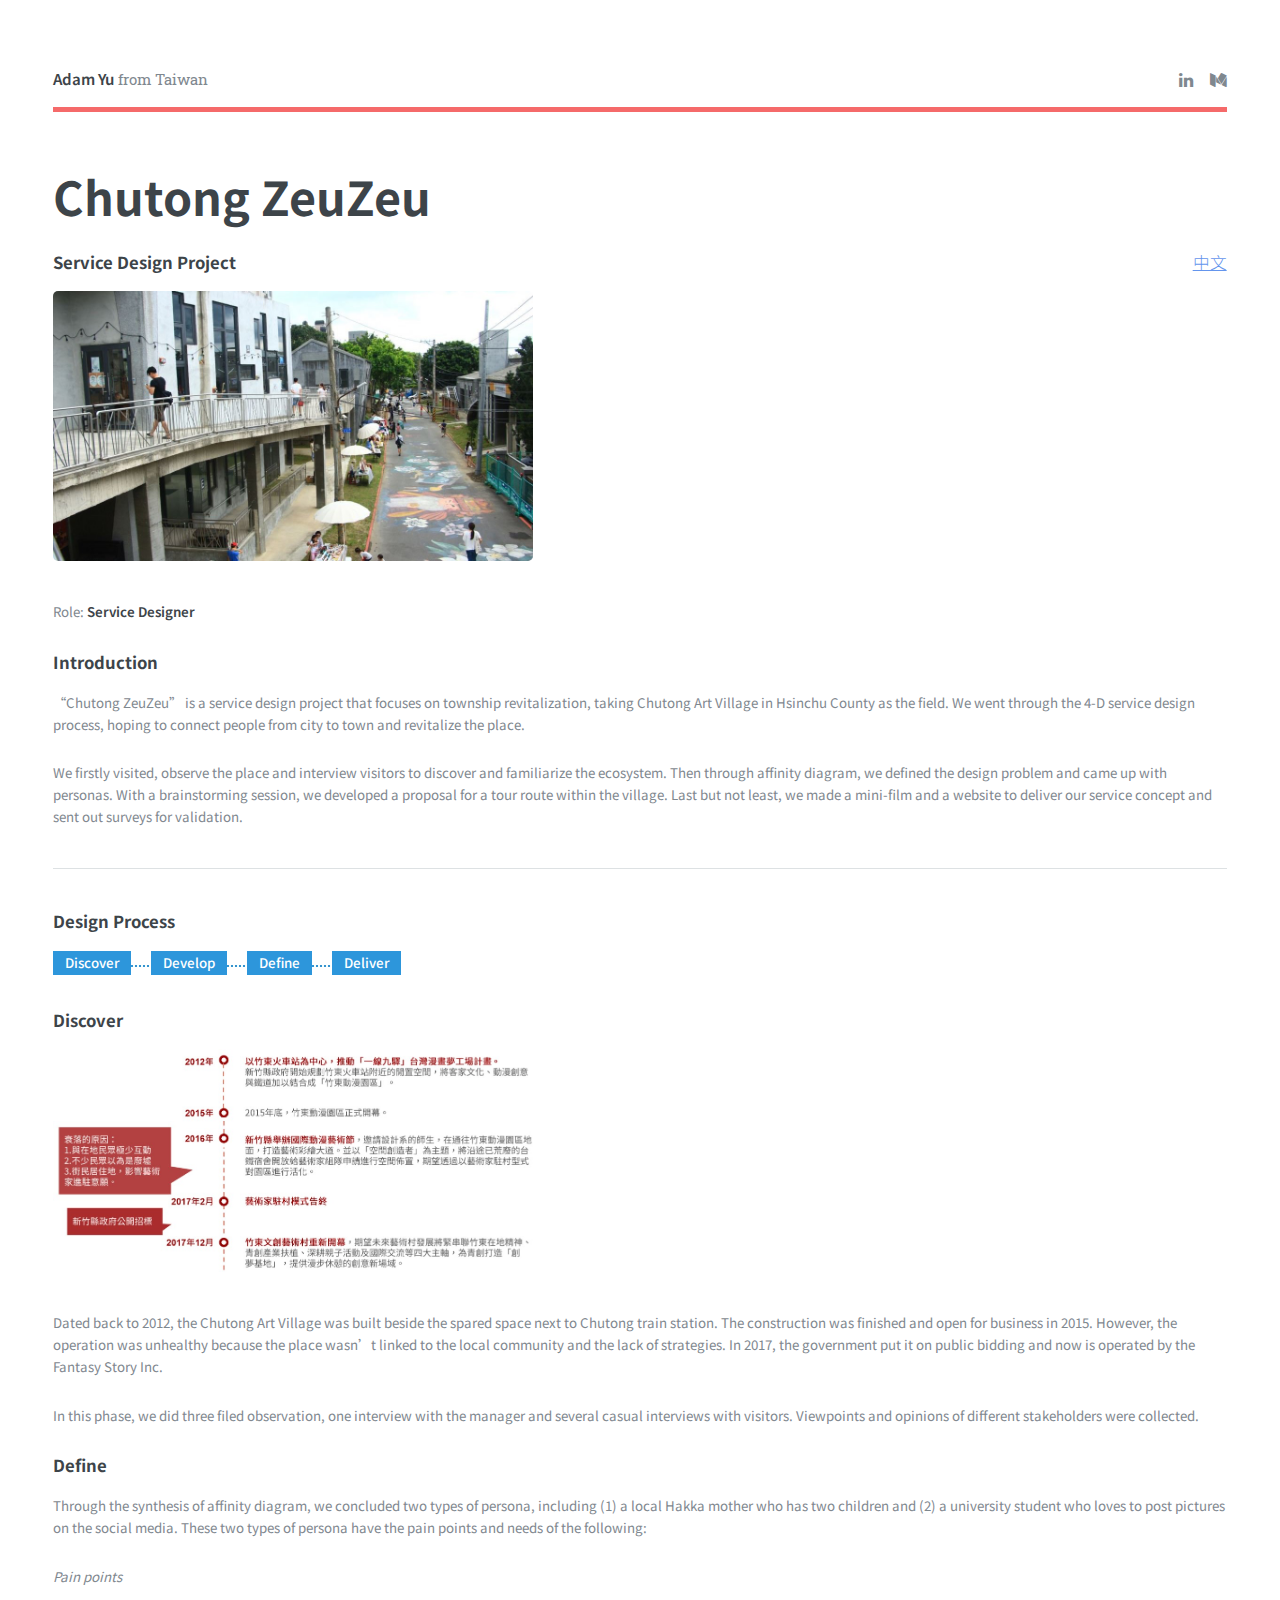
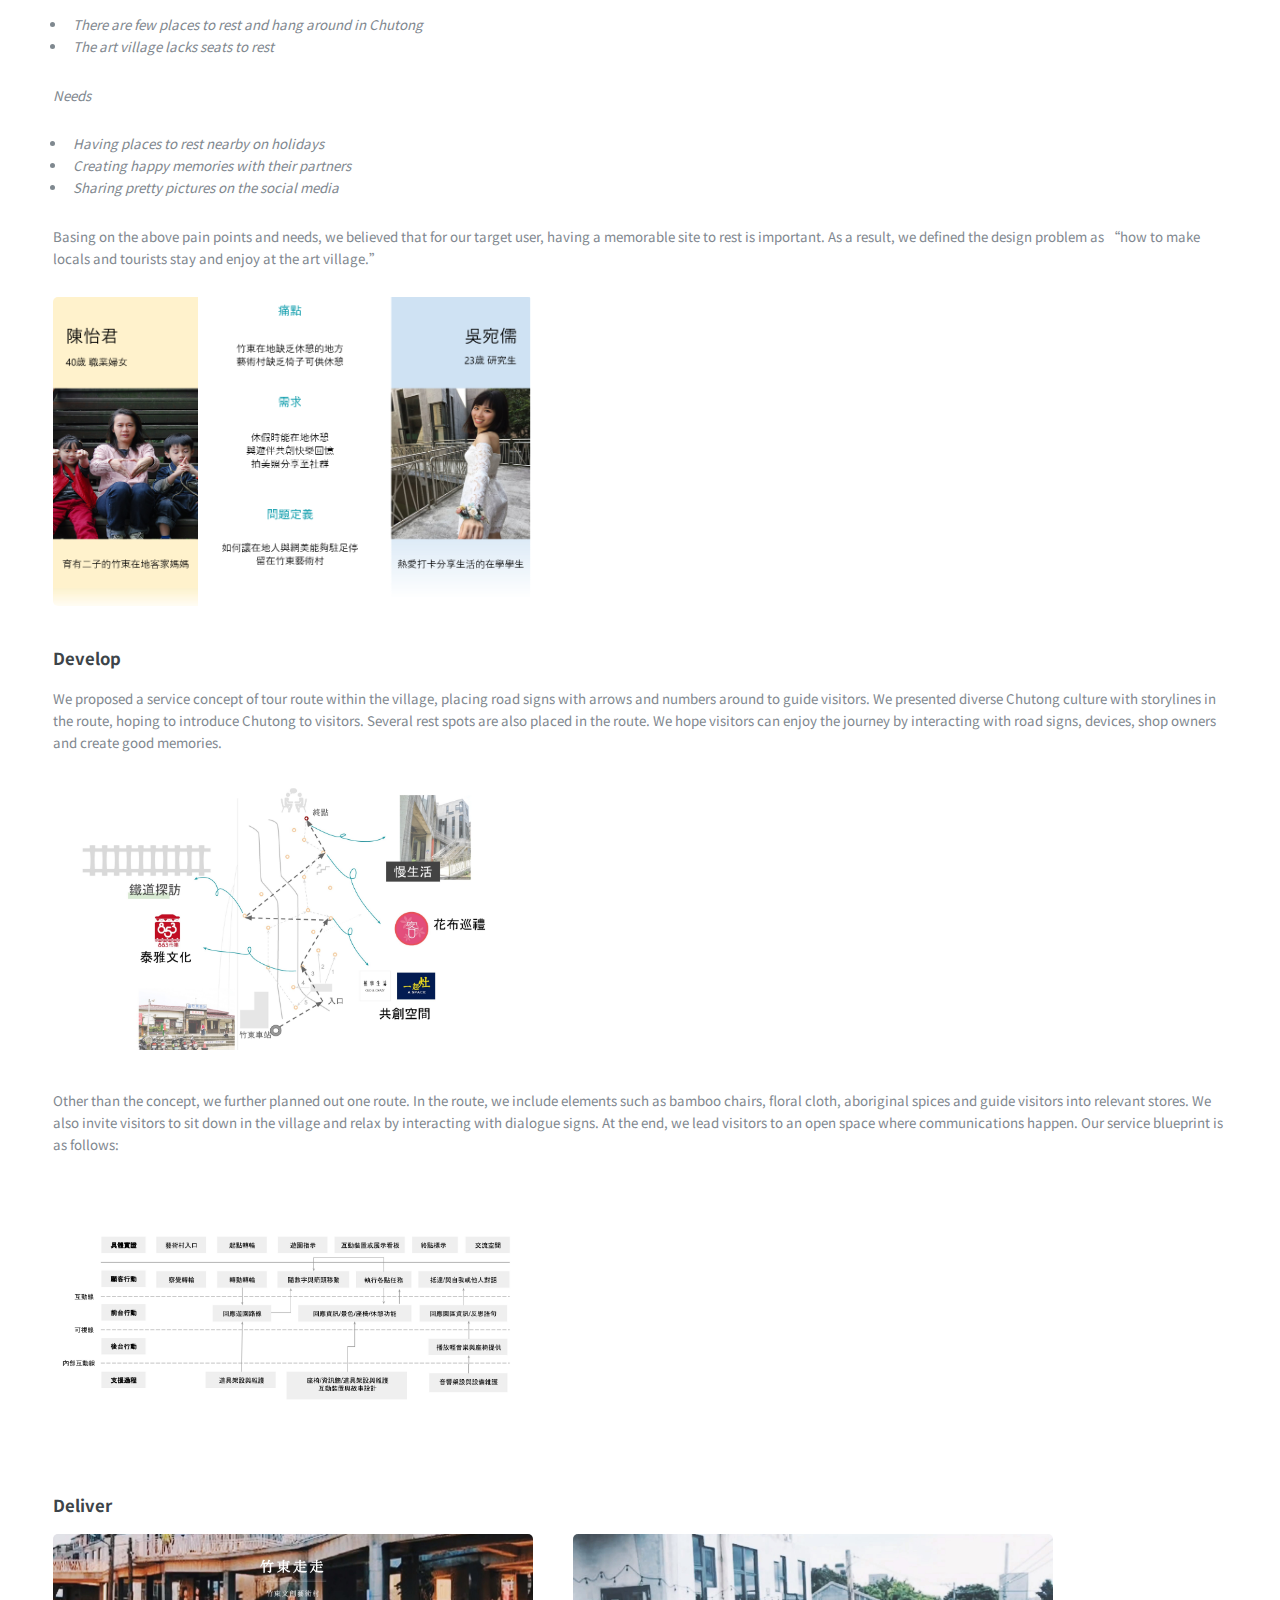
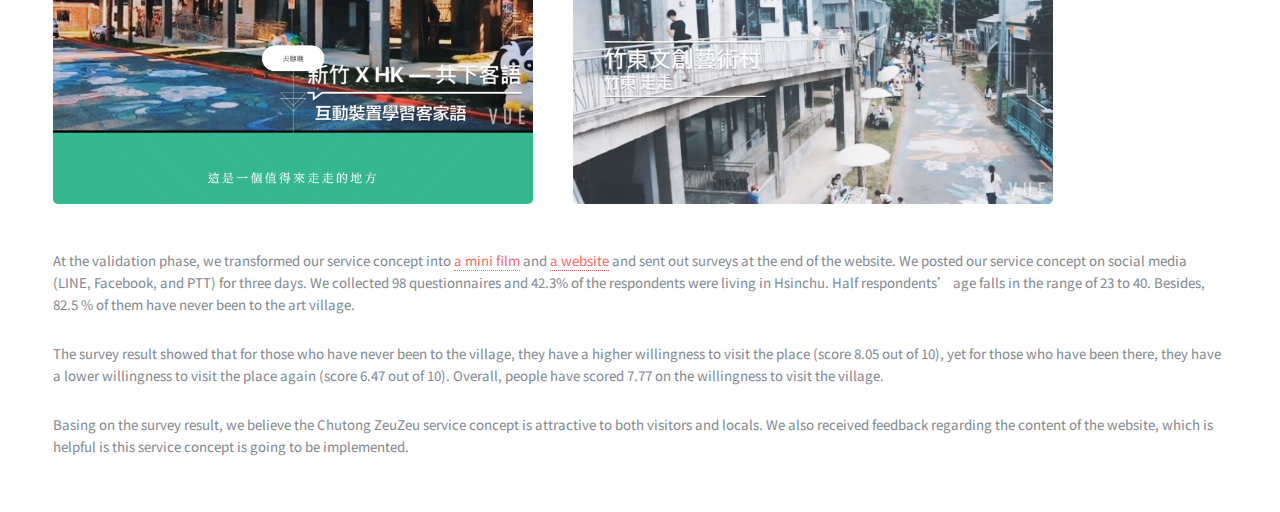
<file: cz.html>
<!DOCTYPE HTML>
<!--
	Editorial by HTML5 UP
	html5up.net | @ajlkn
	Free for personal and commercial use under the CCA 3.0 license (html5up.net/license)
-->
<html>
	<head>
		<title>Generic - Editorial by HTML5 UP</title>
		<meta charset="utf-8" />
		<meta name="viewport" content="width=device-width, initial-scale=1, user-scalable=no" />
		<link rel="stylesheet" href="assets/css/main.css" />
	</head>
	<body class="is-preload">

		<!-- Wrapper -->
			<div id="wrapper">

				<!-- Main -->
					<div id="main">
						<div class="inner">

							<!-- Header -->
								<header id="header">
									<a href="index.html" class="logo"><strong>Adam Yu</strong> from Taiwan</a>
									<ul class="icons">
										<li><a href="https://www.linkedin.com/in/yutzuhsien/" class="icon fa-linkedin"><span class="label">Linkedin</span></a></li>
										<li><a href="https://medium.com/@y3vu060312" class="icon fa-medium"><span class="label">Medium</span></a></li>
									</ul>
								</header>

							<!-- Content -->
								<section>
									<header class="main">
										<h1>Chutong ZeuZeu</h1>
										<h3>Service Design Project
                                            <a class="lng-tag float-right" href="cz_zh.html">中文</a>
										</h3>
									</header>

									<span class="image main"><img class="img480" src="images/p_cz.jpg" alt="" /></span>
									
									<p>Role: <b>Service Designer</b></p>
									
									<h3>Introduction</h3>

									<p>“Chutong ZeuZeu” is a service design project that focuses on township revitalization, taking Chutong Art Village in Hsinchu County as the field. We went through the 4-D service design process, hoping to connect people from city to town and revitalize the place.</p>
									
									<p>We firstly visited, observe the place and interview visitors to discover and familiarize the ecosystem. Then through affinity diagram, we defined the design problem and came up with personas. With a brainstorming session, we developed a proposal for a tour route within the village. Last but not least, we made a mini-film and a website to deliver our service concept and sent out surveys for validation.</p>

									<hr class="major" />
									
                                    <h3>Design Process </h3>
                                   
                                    <!-- design process -->
        
                                    <div class="process">
                                        <p class="bblock">Discover</p>
                                        <div class="dotline"><img src="images/dotline@2x.jpg" alt=""></div>
                                        <p class="bblock">Develop</p>
                                        <div class="dotline"><img src="images/dotline@2x.jpg" alt=""></div>
                                        <p class="bblock">Define</p>
                                        <div class="dotline"><img src="images/dotline@2x.jpg" alt=""></div>
                                        <p class="bblock">Deliver</p>
                                    </div>

                                    <!-- end of design process -->
                                    
                                    <h3>Discover</h3>
                                    
                                    <span class="image main"><img class="img480" src="images/cz/cz_1.jpg" alt="" /></span>
                                    
                                    <p>Dated back to 2012, the Chutong Art Village was built beside the spared space next to Chutong train station. The construction was finished and open for business in 2015. However, the operation was unhealthy because the place wasn’t linked to the local community and the lack of strategies. In 2017, the government put it on public bidding and now is operated by the Fantasy Story Inc.</p>
                                    
                                    <p>In this phase, we did three filed observation, one interview with the manager and several casual interviews with visitors. Viewpoints and opinions of different stakeholders were collected.</p>
                                    
                                    <h3>Define</h3>
                                    
                                    <p>Through the synthesis of affinity diagram, we concluded two types of persona, including (1) a local Hakka mother who has two children and (2) a university student who loves to post pictures on the social media. These two types of persona have the pain points and needs of the following: </p>
                                    
                                    <p class="italic">Pain points</p>
                                    <ul class="italic">
                                        <li>There are few places to rest and hang around in Chutong </li>
                                        <li>The art village lacks seats to rest</li>
                                    </ul>
                                    
                                    <p class="italic">Needs</p>
                                    <ul class="italic">
                                        <li>Having places to rest nearby on holidays</li>
                                        <li>Creating happy memories with their partners</li>
                                        <li>Sharing pretty pictures on the social media</li>
                                    </ul>
                                    
                                    <p>Basing on the above pain points and needs, we believed that for our target user, having a memorable site to rest is important. As a result, we defined the design problem as “how to make locals and tourists stay and enjoy at the art village.” </p>
                                    
                                    <span class="image main"><img class="img480" src="images/cz/cz_2.png" alt="" /></span>
                                    
                                    <h3>Develop</h3>
                                    
                                    <p>We proposed a service concept of tour route within the village, placing road signs with arrows and numbers around to guide visitors. We presented diverse Chutong culture with storylines in the route, hoping to introduce Chutong to visitors. Several rest spots are also placed in the route. We hope visitors can enjoy the journey by interacting with road signs, devices, shop owners and create good memories.</p>
                                    
                                    <span class="image main"><img class="img480" src="images/cz/cz_3.jpg" alt="" /></span>
                                    
                                    <p>Other than the concept, we further planned out one route. In the route, we include elements such as bamboo chairs, floral cloth, aboriginal spices and guide visitors into relevant stores. We also invite visitors to sit down in the village and relax by interacting with dialogue signs. At the end, we lead visitors to an open space where communications happen. Our service blueprint is as follows:</p>
                                    
                                    <span class="image main"><img class="img480" src="images/cz/cz_4.jpg" alt="" /></span>
                                    
                                    <h3>Deliver</h3>
                                    
                                    <span class="image"><img class="img480 image-float" src="images/cz/cz_5.jpg" alt="" /><img class="img480 image-float" src="images/cz/cz_6.jpg" alt="" /></span>
                                    
                                    <p>At the validation phase, we transformed our service concept into <a target="_blank" href="https://youtu.be/iE7KNdD86mM">a mini film</a> and <a target="_blank" href="https://bit.ly/2EJpK0u">a website</a> and sent out surveys at the end of the website. We posted our service concept on social media (LINE, Facebook, and PTT) for three days. We collected 98 questionnaires and 42.3% of the respondents were living in Hsinchu. Half respondents’ age falls in the range of 23 to 40. Besides, 82.5 % of them have never been to the art village.</p>
                                    
                                    <p>The survey result showed that for those who have never been to the village, they have a higher willingness to visit the place (score 8.05 out of 10), yet for those who have been there, they have a lower willingness to visit the place again (score 6.47 out of 10). Overall, people have scored 7.77 on the willingness to visit the village.</p>
                                    
                                    <p>Basing on the survey result, we believe the Chutong ZeuZeu service concept is attractive to both visitors and locals. We also received feedback regarding the content of the website, which is helpful is this service concept is going to be implemented.</p>
                                    
                                    
								</section>

						</div>
					</div>

				<!-- Sidebar -->


			</div>

		<!-- Scripts -->
			<script src="assets/js/jquery.min.js"></script>
			<script src="assets/js/browser.min.js"></script>
			<script src="assets/js/breakpoints.min.js"></script>
			<script src="assets/js/util.js"></script>
			<script src="assets/js/main.js"></script>

	</body>
</html>
</file>
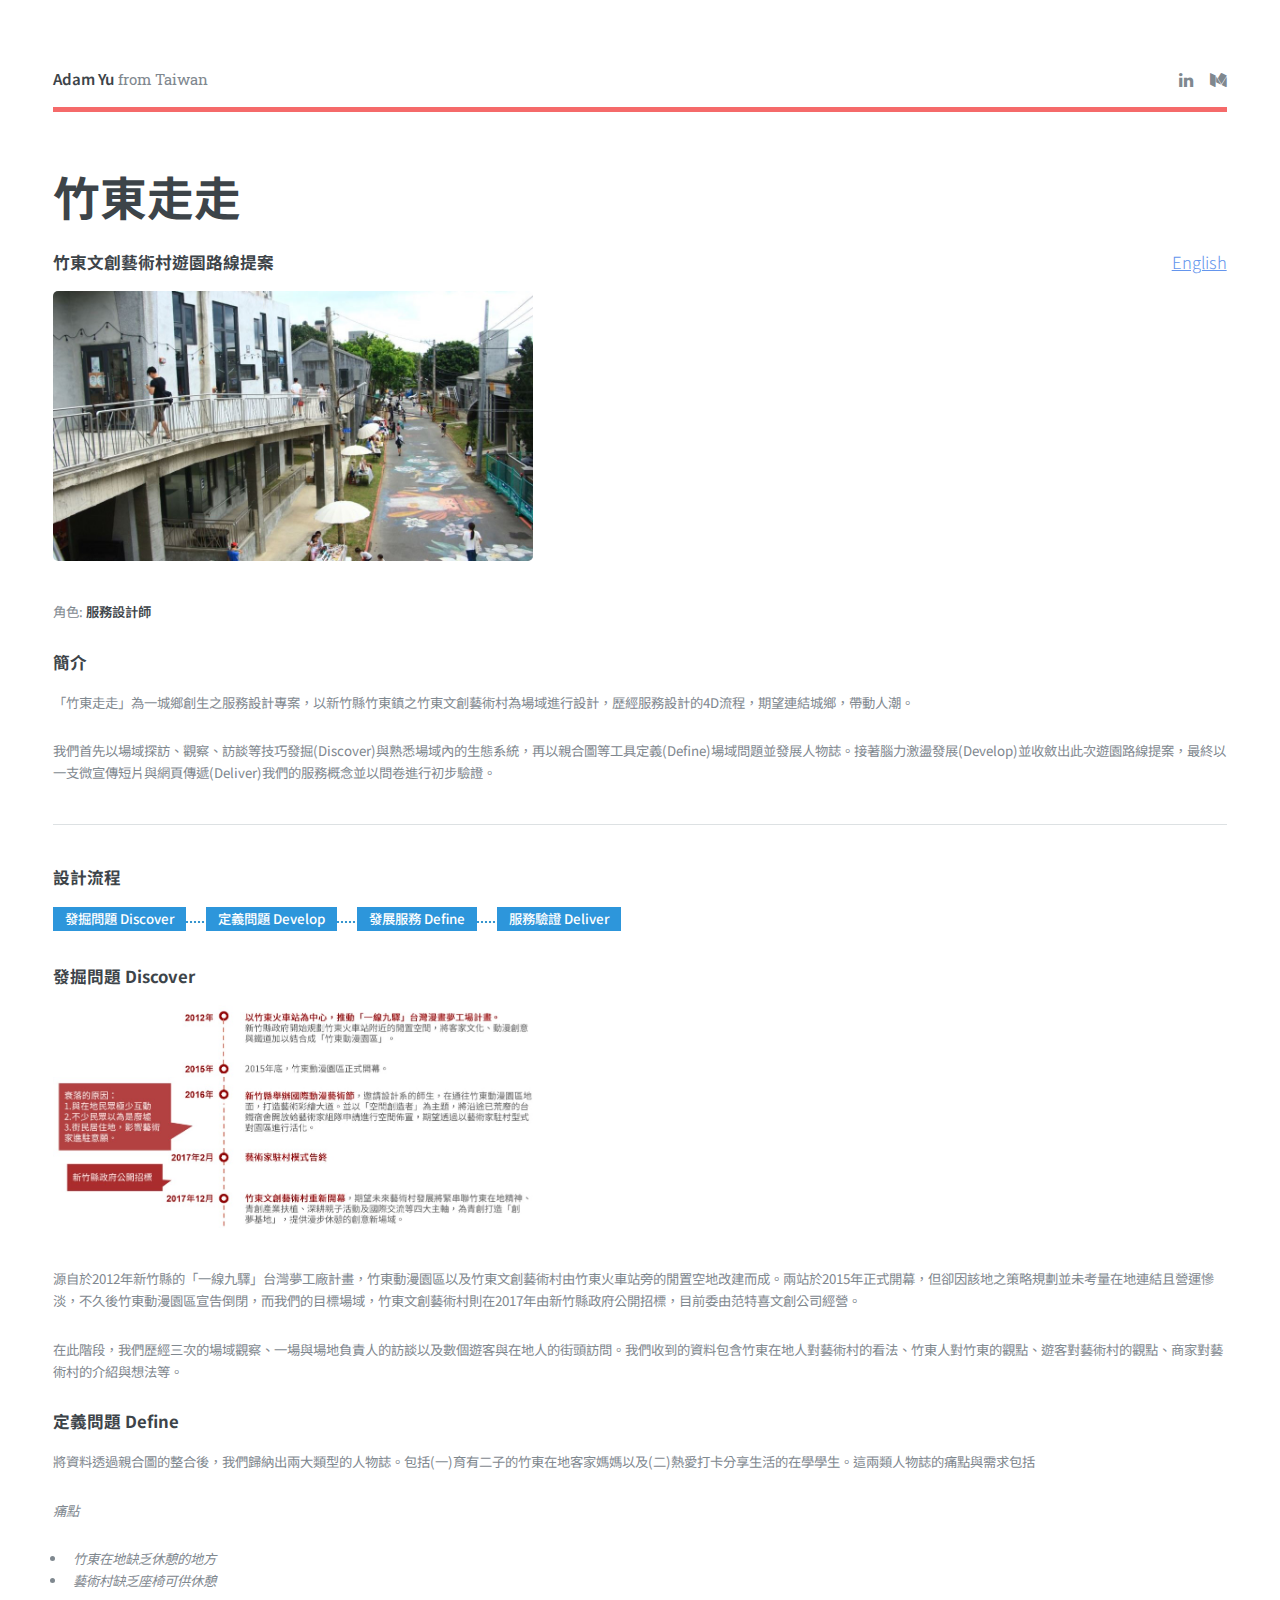
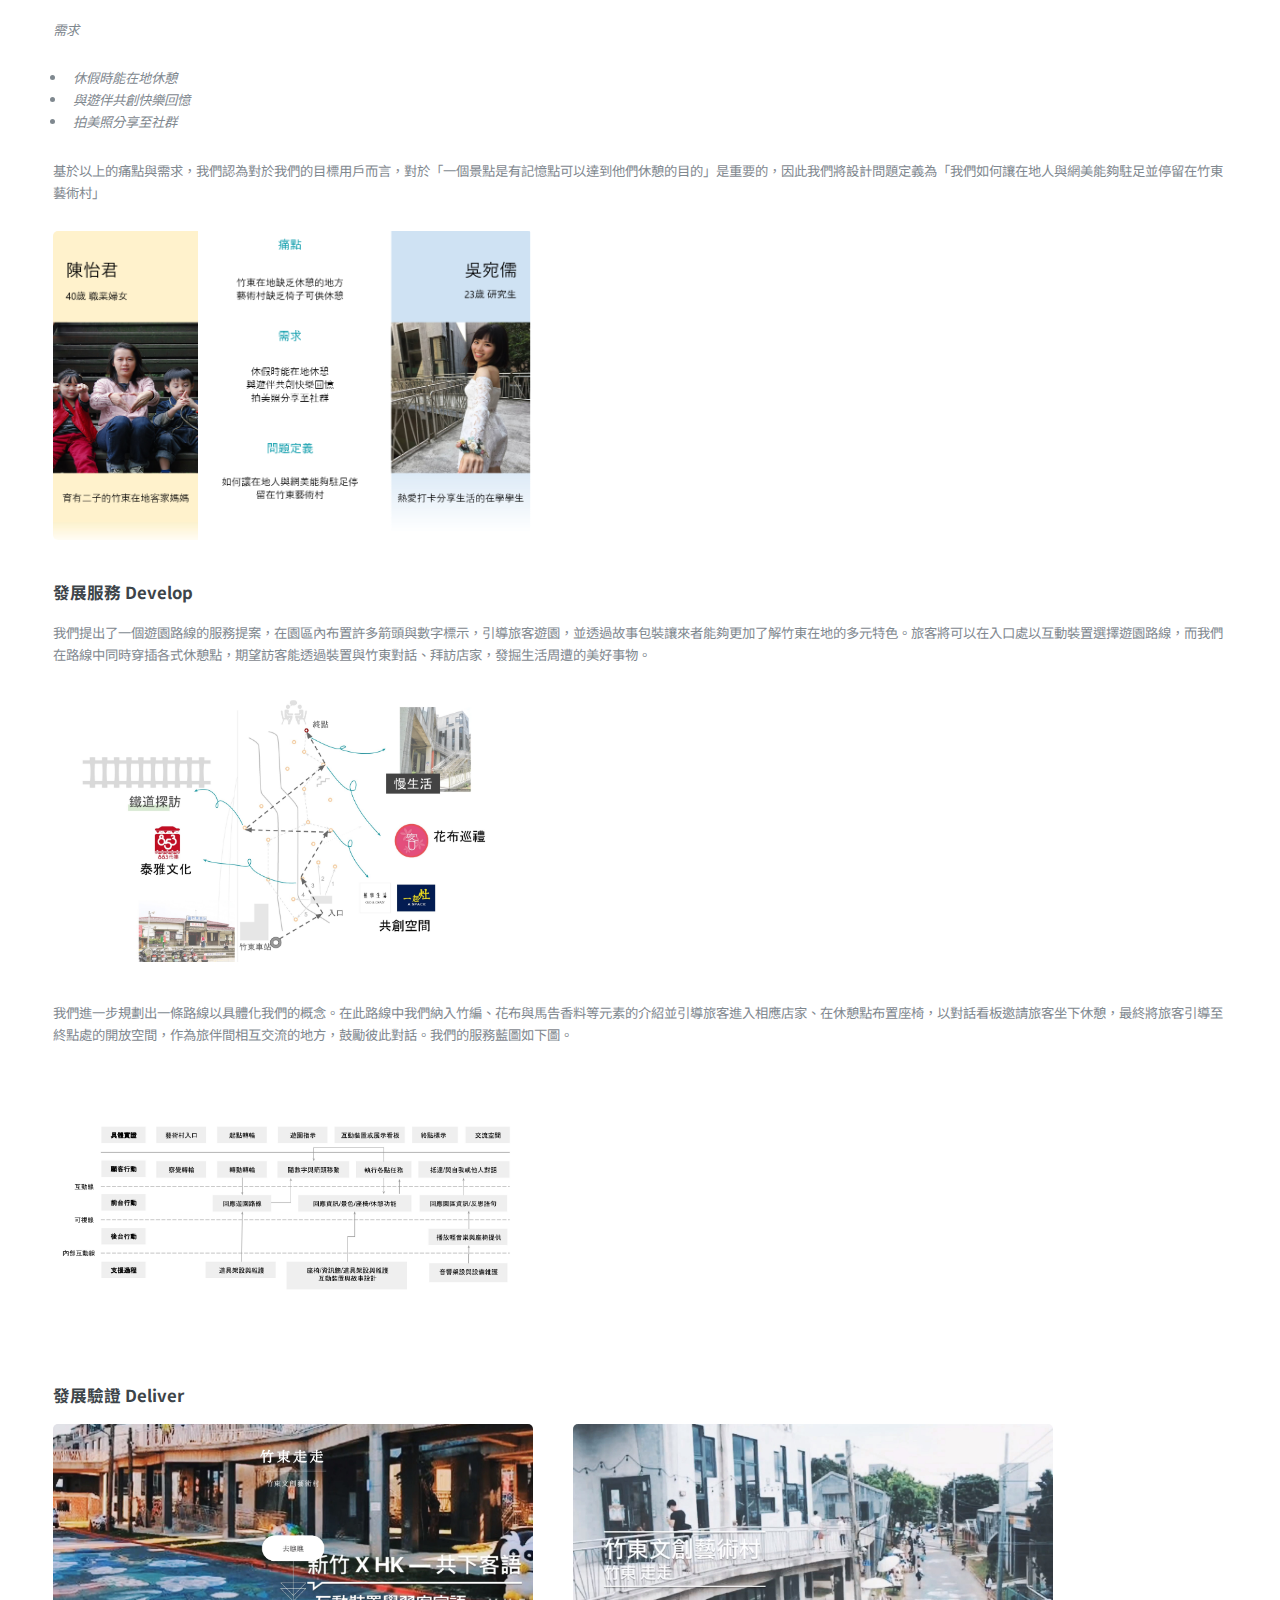
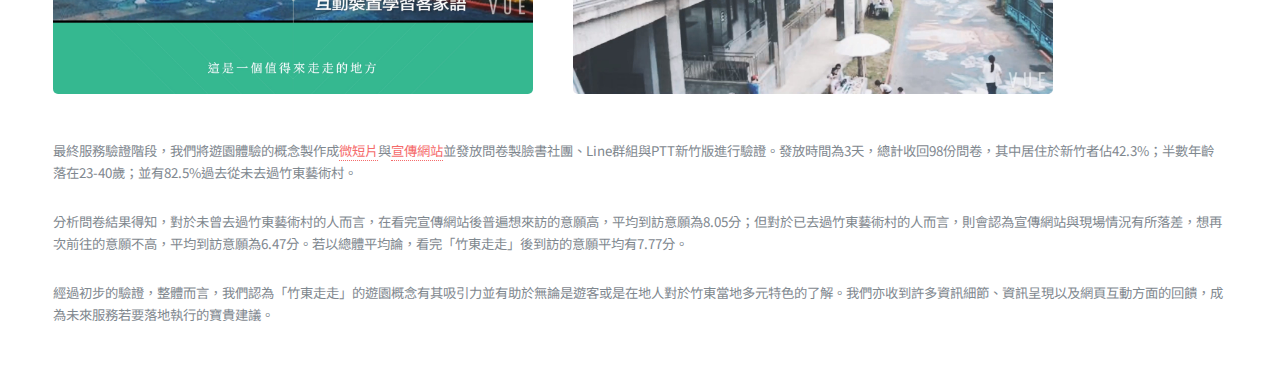
<file: cz_zh.html>
<!DOCTYPE HTML>
<!--
	Editorial by HTML5 UP
	html5up.net | @ajlkn
	Free for personal and commercial use under the CCA 3.0 license (html5up.net/license)
-->
<html>
	<head>
		<title>Generic - Editorial by HTML5 UP</title>
		<meta charset="utf-8" />
		<meta name="viewport" content="width=device-width, initial-scale=1, user-scalable=no" />
		<link rel="stylesheet" href="assets/css/main.css" />
	</head>
	<body class="is-preload">

		<!-- Wrapper -->
			<div id="wrapper">

				<!-- Main -->
					<div id="main">
						<div class="inner">

							<!-- Header -->
								<header id="header">
									<a href="index.html" class="logo"><strong>Adam Yu</strong> from Taiwan</a>
									<ul class="icons">
										<li><a href="https://www.linkedin.com/in/yutzuhsien/" class="icon fa-linkedin"><span class="label">Linkedin</span></a></li>
										<li><a href="https://medium.com/@y3vu060312" class="icon fa-medium"><span class="label">Medium</span></a></li>
									</ul>
								</header>

							<!-- Content -->
								<section>
									<header class="main">
										<h1>竹東走走</h1>
										<h3>竹東文創藝術村遊園路線提案
                                            <a class="lng-tag float-right" href="cz.html">English</a>
										</h3>
									</header>

									<span class="image main"><img class="img480" src="images/p_cz.jpg" alt="" /></span>
									
									<p>角色: <b>服務設計師</b></p>
									
									<h3>簡介</h3>

									<p>「竹東走走」為一城鄉創生之服務設計專案，以新竹縣竹東鎮之竹東文創藝術村為場域進行設計，歷經服務設計的4D流程，期望連結城鄉，帶動人潮。</p>
									
									<p>我們首先以場域探訪、觀察、訪談等技巧發掘(Discover)與熟悉場域內的生態系統，再以親合圖等工具定義(Define)場域問題並發展人物誌。接著腦力激盪發展(Develop)並收斂出此次遊園路線提案，最終以一支微宣傳短片與網頁傳遞(Deliver)我們的服務概念並以問卷進行初步驗證。</p>

									<hr class="major" />
									
                                    <h3>設計流程</h3>
                                   
                                    <!-- design process -->
        
                                    <div class="process">
                                        <p class="bblock">發掘問題 Discover</p>
                                        <div class="dotline"><img src="images/dotline@2x.jpg" alt=""></div>
                                        <p class="bblock">定義問題 Develop</p>
                                        <div class="dotline"><img src="images/dotline@2x.jpg" alt=""></div>
                                        <p class="bblock">發展服務 Define</p>
                                        <div class="dotline"><img src="images/dotline@2x.jpg" alt=""></div>
                                        <p class="bblock">服務驗證 Deliver</p>
                                    </div>

                                    <!-- end of design process -->
                                    
                                    <h3>發掘問題 Discover</h3>
                                    
                                    <span class="image main"><img class="img480" src="images/cz/cz_1.jpg" alt="" /></span>
                                    
                                    <p>源自於2012年新竹縣的「一線九驛」台灣夢工廠計畫，竹東動漫園區以及竹東文創藝術村由竹東火車站旁的閒置空地改建而成。兩站於2015年正式開幕，但卻因該地之策略規劃並未考量在地連結且營運慘淡，不久後竹東動漫園區宣告倒閉，而我們的目標場域，竹東文創藝術村則在2017年由新竹縣政府公開招標，目前委由范特喜文創公司經營。</p>
                                    
                                    <p>在此階段，我們歷經三次的場域觀察、一場與場地負責人的訪談以及數個遊客與在地人的街頭訪問。我們收到的資料包含竹東在地人對藝術村的看法、竹東人對竹東的觀點、遊客對藝術村的觀點、商家對藝術村的介紹與想法等。</p>
                                    
                                    <h3>定義問題 Define</h3>
                                    
                                    <p>將資料透過親合圖的整合後，我們歸納出兩大類型的人物誌。包括(一)育有二子的竹東在地客家媽媽以及(二)熱愛打卡分享生活的在學學生。這兩類人物誌的痛點與需求包括</p>
                                    
                                    <p class="italic">痛點</p>
                                    <ul class="italic">
                                        <li>竹東在地缺乏休憩的地方</li>
                                        <li>藝術村缺乏座椅可供休憩</li>
                                    </ul>
                                    
                                    <p class="italic">需求</p>
                                    <ul class="italic">
                                        <li>休假時能在地休憩</li>
                                        <li>與遊伴共創快樂回憶</li>
                                        <li>拍美照分享至社群</li>
                                    </ul>
                                    
                                    <p>基於以上的痛點與需求，我們認為對於我們的目標用戶而言，對於「一個景點是有記憶點可以達到他們休憩的目的」是重要的，因此我們將設計問題定義為「我們如何讓在地人與網美能夠駐足並停留在竹東藝術村」</p>
                                    
                                    <span class="image main"><img class="img480" src="images/cz/cz_2.png" alt="" /></span>
                                    
                                    <h3>發展服務 Develop</h3>
                                    
                                    <p>我們提出了一個遊園路線的服務提案，在園區內布置許多箭頭與數字標示，引導旅客遊園，並透過故事包裝讓來者能夠更加了解竹東在地的多元特色。旅客將可以在入口處以互動裝置選擇遊園路線，而我們在路線中同時穿插各式休憩點，期望訪客能透過裝置與竹東對話、拜訪店家，發掘生活周遭的美好事物。</p>
                                    
                                    <span class="image main"><img class="img480" src="images/cz/cz_3.jpg" alt="" /></span>
                                    
                                    <p>我們進一步規劃出一條路線以具體化我們的概念。在此路線中我們納入竹編、花布與馬告香料等元素的介紹並引導旅客進入相應店家、在休憩點布置座椅，以對話看板邀請旅客坐下休憩，最終將旅客引導至終點處的開放空間，作為旅伴間相互交流的地方，鼓勵彼此對話。我們的服務藍圖如下圖。</p>
                                    
                                    <span class="image main"><img class="img480" src="images/cz/cz_4.jpg" alt="" /></span>
                                    
                                    <h3>發展驗證 Deliver</h3>
                                    
                                    <span class="image"><img class="img480 image-float" src="images/cz/cz_5.jpg" alt="" /><img class="img480 image-float" src="images/cz/cz_6.jpg" alt="" /></span>
                                    
                                    <p>最終服務驗證階段，我們將遊園體驗的概念製作成<a target="_blank" href="https://youtu.be/iE7KNdD86mM">微短片</a>與<a target="_blank" href="https://bit.ly/2EJpK0u">宣傳網站</a>並發放問卷製臉書社團、Line群組與PTT新竹版進行驗證。發放時間為3天，總計收回98份問卷，其中居住於新竹者佔42.3%；半數年齡落在23-40歲；並有82.5%過去從未去過竹東藝術村。</p>
                                    
                                    <p>分析問卷結果得知，對於未曾去過竹東藝術村的人而言，在看完宣傳網站後普遍想來訪的意願高，平均到訪意願為8.05分；但對於已去過竹東藝術村的人而言，則會認為宣傳網站與現場情況有所落差，想再次前往的意願不高，平均到訪意願為6.47分。若以總體平均論，看完「竹東走走」後到訪的意願平均有7.77分。</p>
                                    
                                    <p>經過初步的驗證，整體而言，我們認為「竹東走走」的遊園概念有其吸引力並有助於無論是遊客或是在地人對於竹東當地多元特色的了解。我們亦收到許多資訊細節、資訊呈現以及網頁互動方面的回饋，成為未來服務若要落地執行的寶貴建議。</p>
                                    
                                    
								</section>

						</div>
					</div>

				<!-- Sidebar -->


			</div>

		<!-- Scripts -->
			<script src="assets/js/jquery.min.js"></script>
			<script src="assets/js/browser.min.js"></script>
			<script src="assets/js/breakpoints.min.js"></script>
			<script src="assets/js/util.js"></script>
			<script src="assets/js/main.js"></script>

	</body>
</html>
</file>
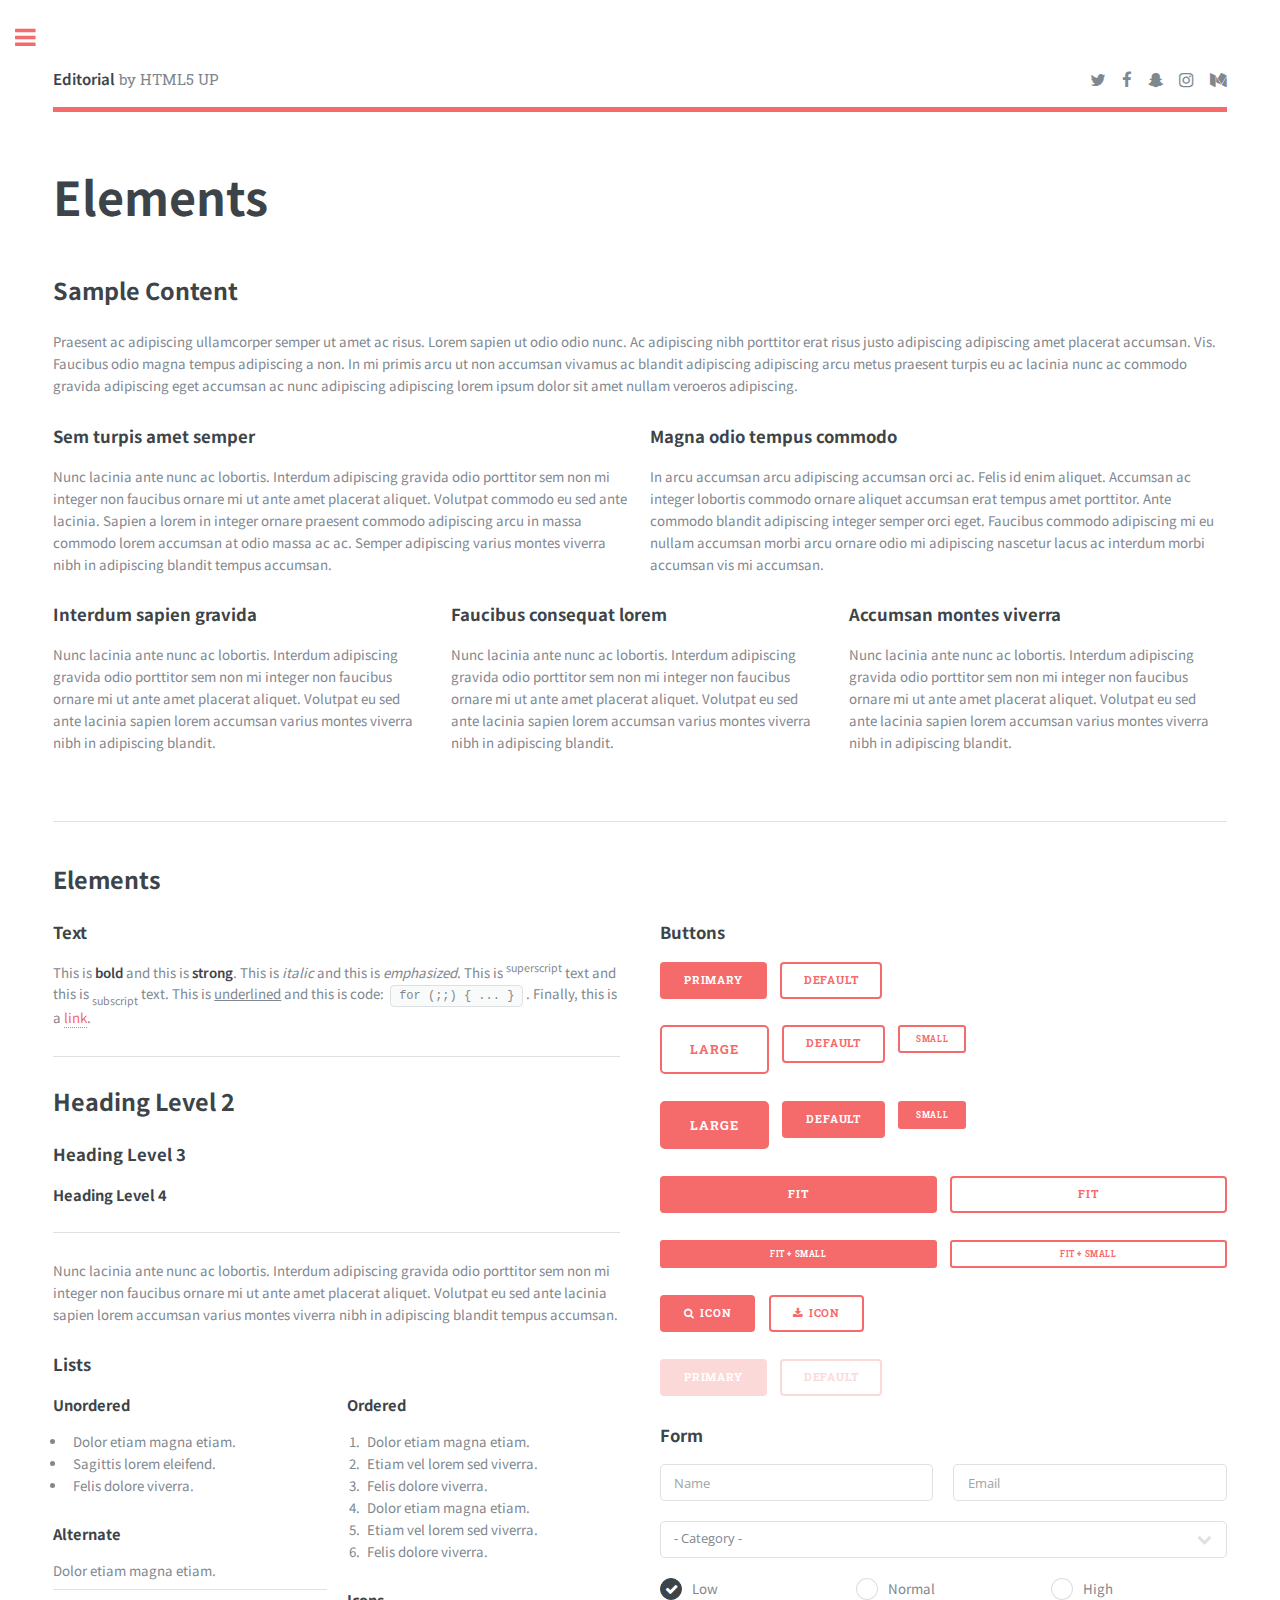
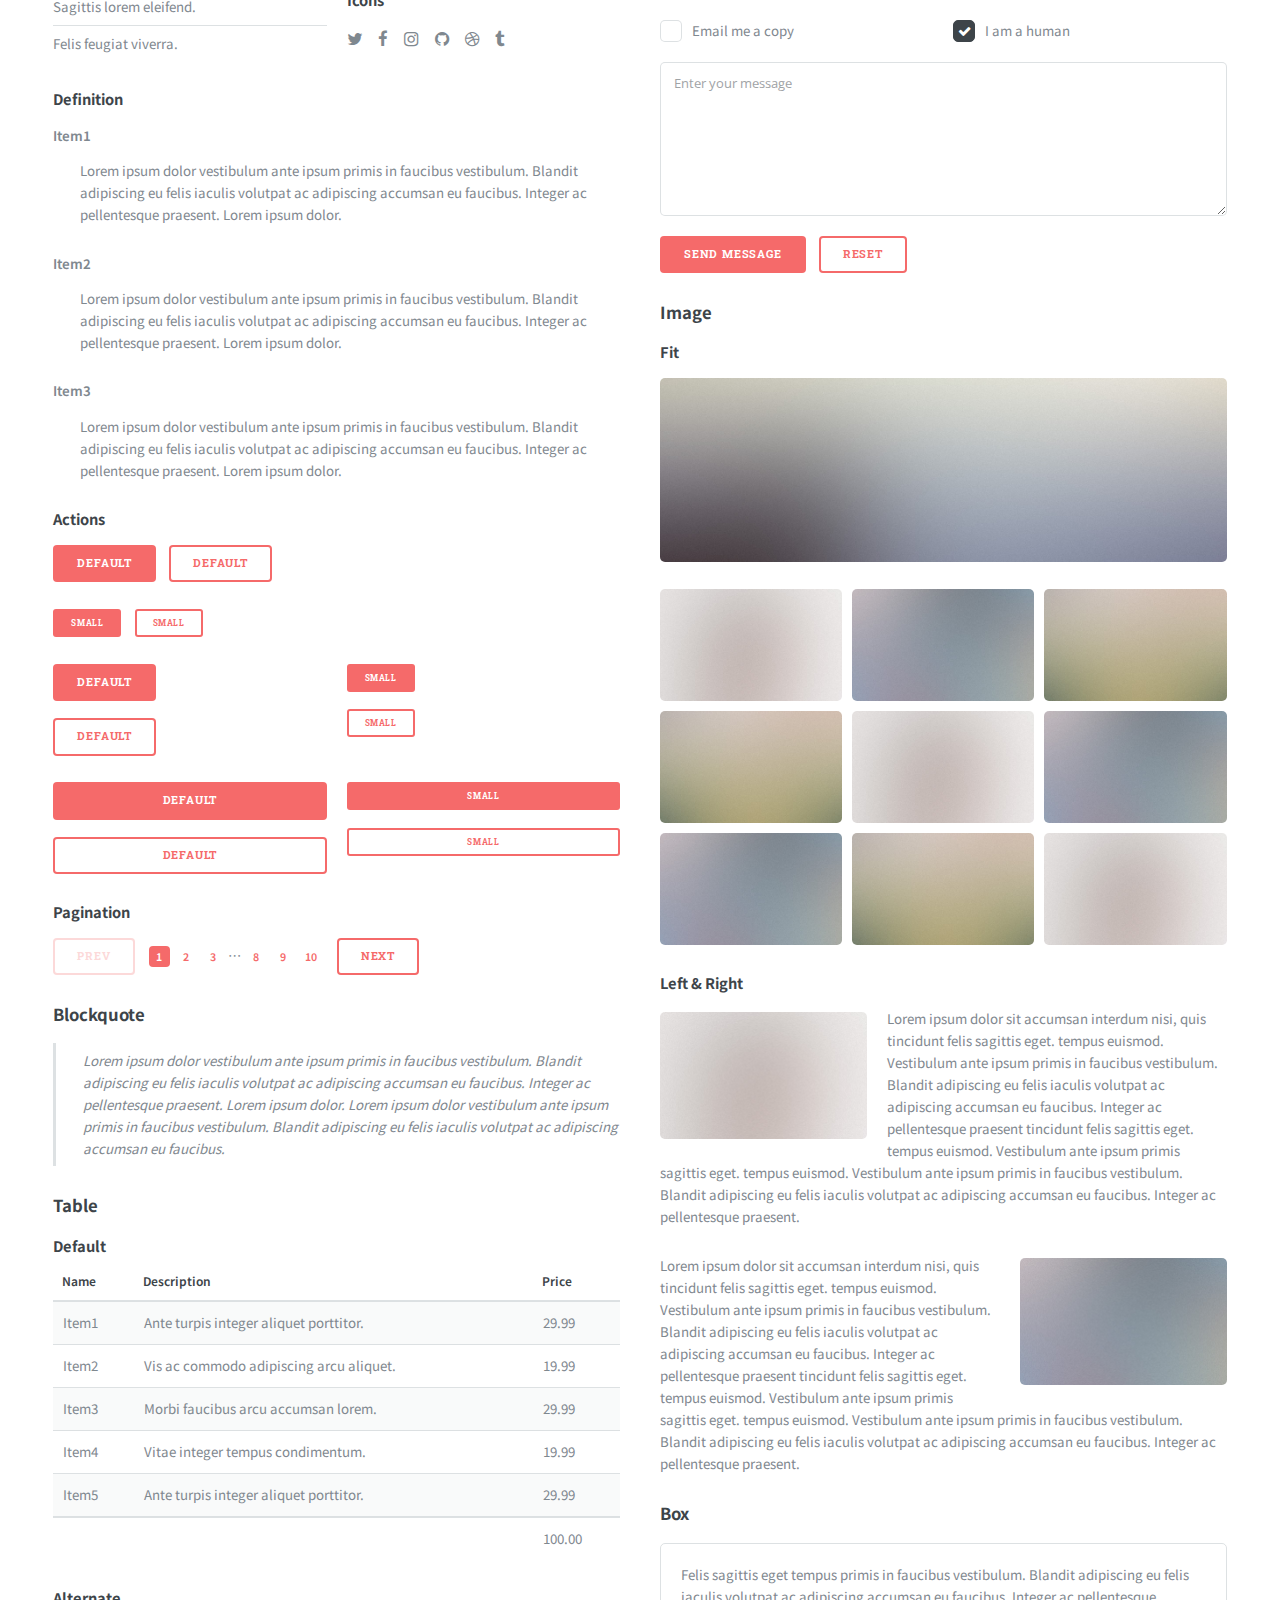
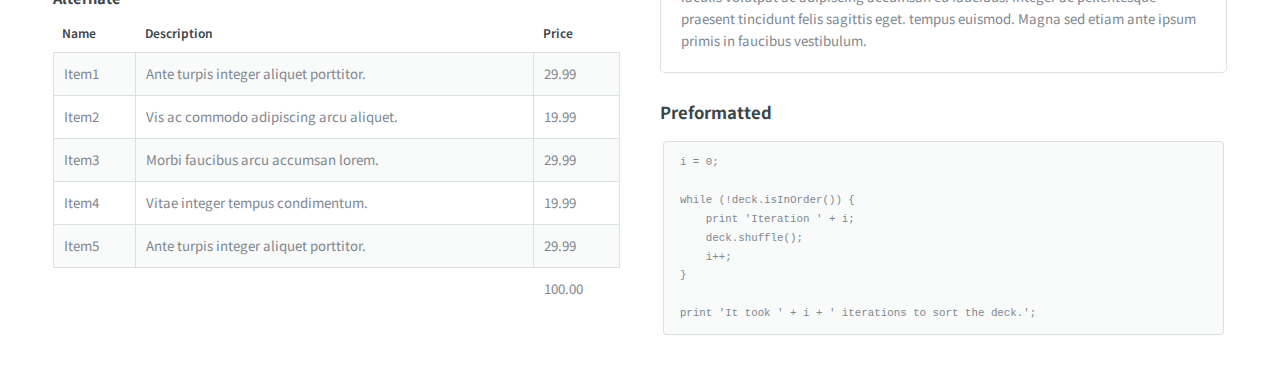
<file: elements.html>
<!DOCTYPE HTML>
<!--
	Editorial by HTML5 UP
	html5up.net | @ajlkn
	Free for personal and commercial use under the CCA 3.0 license (html5up.net/license)
-->
<html>
	<head>
		<title>Elements - Editorial by HTML5 UP</title>
		<meta charset="utf-8" />
		<meta name="viewport" content="width=device-width, initial-scale=1, user-scalable=no" />
		<link rel="stylesheet" href="assets/css/main.css" />
	</head>
	<body class="is-preload">

		<!-- Wrapper -->
			<div id="wrapper">

				<!-- Main -->
					<div id="main">
						<div class="inner">

							<!-- Header -->
								<header id="header">
									<a href="index.html" class="logo"><strong>Editorial</strong> by HTML5 UP</a>
									<ul class="icons">
										<li><a href="#" class="icon fa-twitter"><span class="label">Twitter</span></a></li>
										<li><a href="#" class="icon fa-facebook"><span class="label">Facebook</span></a></li>
										<li><a href="#" class="icon fa-snapchat-ghost"><span class="label">Snapchat</span></a></li>
										<li><a href="#" class="icon fa-instagram"><span class="label">Instagram</span></a></li>
										<li><a href="#" class="icon fa-medium"><span class="label">Medium</span></a></li>
									</ul>
								</header>

							<!-- Content -->
								<section>
									<header class="main">
										<h1>Elements</h1>
									</header>

									<!-- Content -->
										<h2 id="content">Sample Content</h2>
										<p>Praesent ac adipiscing ullamcorper semper ut amet ac risus. Lorem sapien ut odio odio nunc. Ac adipiscing nibh porttitor erat risus justo adipiscing adipiscing amet placerat accumsan. Vis. Faucibus odio magna tempus adipiscing a non. In mi primis arcu ut non accumsan vivamus ac blandit adipiscing adipiscing arcu metus praesent turpis eu ac lacinia nunc ac commodo gravida adipiscing eget accumsan ac nunc adipiscing adipiscing lorem ipsum dolor sit amet nullam veroeros adipiscing.</p>
										<div class="row">
											<div class="col-6 col-12-small">
												<h3>Sem turpis amet semper</h3>
												<p>Nunc lacinia ante nunc ac lobortis. Interdum adipiscing gravida odio porttitor sem non mi integer non faucibus ornare mi ut ante amet placerat aliquet. Volutpat commodo eu sed ante lacinia. Sapien a lorem in integer ornare praesent commodo adipiscing arcu in massa commodo lorem accumsan at odio massa ac ac. Semper adipiscing varius montes viverra nibh in adipiscing blandit tempus accumsan.</p>
											</div>
											<div class="col-6 col-12-small">
												<h3>Magna odio tempus commodo</h3>
												<p>In arcu accumsan arcu adipiscing accumsan orci ac. Felis id enim aliquet. Accumsan ac integer lobortis commodo ornare aliquet accumsan erat tempus amet porttitor. Ante commodo blandit adipiscing integer semper orci eget. Faucibus commodo adipiscing mi eu nullam accumsan morbi arcu ornare odio mi adipiscing nascetur lacus ac interdum morbi accumsan vis mi accumsan.</p>
											</div>
											<!-- Break -->
											<div class="col-4 col-12-medium">
												<h3>Interdum sapien gravida</h3>
												<p>Nunc lacinia ante nunc ac lobortis. Interdum adipiscing gravida odio porttitor sem non mi integer non faucibus ornare mi ut ante amet placerat aliquet. Volutpat eu sed ante lacinia sapien lorem accumsan varius montes viverra nibh in adipiscing blandit.</p>
											</div>
											<div class="col-4 col-12-medium">
												<h3>Faucibus consequat lorem</h3>
												<p>Nunc lacinia ante nunc ac lobortis. Interdum adipiscing gravida odio porttitor sem non mi integer non faucibus ornare mi ut ante amet placerat aliquet. Volutpat eu sed ante lacinia sapien lorem accumsan varius montes viverra nibh in adipiscing blandit.</p>
											</div>
											<div class="col-4 col-12-medium">
												<h3>Accumsan montes viverra</h3>
												<p>Nunc lacinia ante nunc ac lobortis. Interdum adipiscing gravida odio porttitor sem non mi integer non faucibus ornare mi ut ante amet placerat aliquet. Volutpat eu sed ante lacinia sapien lorem accumsan varius montes viverra nibh in adipiscing blandit.</p>
											</div>
										</div>

									<hr class="major" />

									<!-- Elements -->
										<h2 id="elements">Elements</h2>
										<div class="row gtr-200">
											<div class="col-6 col-12-medium">

												<!-- Text stuff -->
													<h3>Text</h3>
													<p>This is <b>bold</b> and this is <strong>strong</strong>. This is <i>italic</i> and this is <em>emphasized</em>.
													This is <sup>superscript</sup> text and this is <sub>subscript</sub> text.
													This is <u>underlined</u> and this is code: <code>for (;;) { ... }</code>.
													Finally, this is a <a href="#">link</a>.</p>
													<hr />
													<h2>Heading Level 2</h2>
													<h3>Heading Level 3</h3>
													<h4>Heading Level 4</h4>
													<hr />
													<p>Nunc lacinia ante nunc ac lobortis. Interdum adipiscing gravida odio porttitor sem non mi integer non faucibus ornare mi ut ante amet placerat aliquet. Volutpat eu sed ante lacinia sapien lorem accumsan varius montes viverra nibh in adipiscing blandit tempus accumsan.</p>

												<!-- Lists -->
													<h3>Lists</h3>
													<div class="row">
														<div class="col-6 col-12-small">

															<h4>Unordered</h4>
															<ul>
																<li>Dolor etiam magna etiam.</li>
																<li>Sagittis lorem eleifend.</li>
																<li>Felis dolore viverra.</li>
															</ul>

															<h4>Alternate</h4>
															<ul class="alt">
																<li>Dolor etiam magna etiam.</li>
																<li>Sagittis lorem eleifend.</li>
																<li>Felis feugiat viverra.</li>
															</ul>

														</div>
														<div class="col-6 col-12-small">

															<h4>Ordered</h4>
															<ol>
																<li>Dolor etiam magna etiam.</li>
																<li>Etiam vel lorem sed viverra.</li>
																<li>Felis dolore viverra.</li>
																<li>Dolor etiam magna etiam.</li>
																<li>Etiam vel lorem sed viverra.</li>
																<li>Felis dolore viverra.</li>
															</ol>

															<h4>Icons</h4>
															<ul class="icons">
																<li><a href="#" class="icon fa-twitter"><span class="label">Twitter</span></a></li>
																<li><a href="#" class="icon fa-facebook"><span class="label">Facebook</span></a></li>
																<li><a href="#" class="icon fa-instagram"><span class="label">Instagram</span></a></li>
																<li><a href="#" class="icon fa-github"><span class="label">Github</span></a></li>
																<li><a href="#" class="icon fa-dribbble"><span class="label">Dribbble</span></a></li>
																<li><a href="#" class="icon fa-tumblr"><span class="label">Tumblr</span></a></li>
															</ul>

														</div>
													</div>
													<h4>Definition</h4>
													<dl>
														<dt>Item1</dt>
														<dd>
															<p>Lorem ipsum dolor vestibulum ante ipsum primis in faucibus vestibulum. Blandit adipiscing eu felis iaculis volutpat ac adipiscing accumsan eu faucibus. Integer ac pellentesque praesent. Lorem ipsum dolor.</p>
														</dd>
														<dt>Item2</dt>
														<dd>
															<p>Lorem ipsum dolor vestibulum ante ipsum primis in faucibus vestibulum. Blandit adipiscing eu felis iaculis volutpat ac adipiscing accumsan eu faucibus. Integer ac pellentesque praesent. Lorem ipsum dolor.</p>
														</dd>
														<dt>Item3</dt>
														<dd>
															<p>Lorem ipsum dolor vestibulum ante ipsum primis in faucibus vestibulum. Blandit adipiscing eu felis iaculis volutpat ac adipiscing accumsan eu faucibus. Integer ac pellentesque praesent. Lorem ipsum dolor.</p>
														</dd>
													</dl>

													<h4>Actions</h4>
													<ul class="actions">
														<li><a href="#" class="button primary">Default</a></li>
														<li><a href="#" class="button">Default</a></li>
													</ul>
													<ul class="actions small">
														<li><a href="#" class="button primary small">Small</a></li>
														<li><a href="#" class="button small">Small</a></li>
													</ul>
													<div class="row">
														<div class="col-6 col-12-small">
															<ul class="actions stacked">
																<li><a href="#" class="button primary">Default</a></li>
																<li><a href="#" class="button">Default</a></li>
															</ul>
														</div>
														<div class="col-6 col-12-small">
															<ul class="actions stacked">
																<li><a href="#" class="button primary small">Small</a></li>
																<li><a href="#" class="button small">Small</a></li>
															</ul>
														</div>
														<div class="col-6 col-12-small">
															<ul class="actions stacked">
																<li><a href="#" class="button primary fit">Default</a></li>
																<li><a href="#" class="button fit">Default</a></li>
															</ul>
														</div>
														<div class="col-6 col-12-small">
															<ul class="actions stacked">
																<li><a href="#" class="button primary small fit">Small</a></li>
																<li><a href="#" class="button small fit">Small</a></li>
															</ul>
														</div>
													</div>

													<h4>Pagination</h4>
													<ul class="pagination">
														<li><span class="button disabled">Prev</span></li>
														<li><a href="#" class="page active">1</a></li>
														<li><a href="#" class="page">2</a></li>
														<li><a href="#" class="page">3</a></li>
														<li><span>&hellip;</span></li>
														<li><a href="#" class="page">8</a></li>
														<li><a href="#" class="page">9</a></li>
														<li><a href="#" class="page">10</a></li>
														<li><a href="#" class="button">Next</a></li>
													</ul>

												<!-- Blockquote -->
													<h3>Blockquote</h3>
													<blockquote>Lorem ipsum dolor vestibulum ante ipsum primis in faucibus vestibulum. Blandit adipiscing eu felis iaculis volutpat ac adipiscing accumsan eu faucibus. Integer ac pellentesque praesent. Lorem ipsum dolor. Lorem ipsum dolor vestibulum ante ipsum primis in faucibus vestibulum. Blandit adipiscing eu felis iaculis volutpat ac adipiscing accumsan eu faucibus.</blockquote>

												<!-- Table -->
													<h3>Table</h3>

													<h4>Default</h4>
													<div class="table-wrapper">
														<table>
															<thead>
																<tr>
																	<th>Name</th>
																	<th>Description</th>
																	<th>Price</th>
																</tr>
															</thead>
															<tbody>
																<tr>
																	<td>Item1</td>
																	<td>Ante turpis integer aliquet porttitor.</td>
																	<td>29.99</td>
																</tr>
																<tr>
																	<td>Item2</td>
																	<td>Vis ac commodo adipiscing arcu aliquet.</td>
																	<td>19.99</td>
																</tr>
																<tr>
																	<td>Item3</td>
																	<td> Morbi faucibus arcu accumsan lorem.</td>
																	<td>29.99</td>
																</tr>
																<tr>
																	<td>Item4</td>
																	<td>Vitae integer tempus condimentum.</td>
																	<td>19.99</td>
																</tr>
																<tr>
																	<td>Item5</td>
																	<td>Ante turpis integer aliquet porttitor.</td>
																	<td>29.99</td>
																</tr>
															</tbody>
															<tfoot>
																<tr>
																	<td colspan="2"></td>
																	<td>100.00</td>
																</tr>
															</tfoot>
														</table>
													</div>

													<h4>Alternate</h4>
													<div class="table-wrapper">
														<table class="alt">
															<thead>
																<tr>
																	<th>Name</th>
																	<th>Description</th>
																	<th>Price</th>
																</tr>
															</thead>
															<tbody>
																<tr>
																	<td>Item1</td>
																	<td>Ante turpis integer aliquet porttitor.</td>
																	<td>29.99</td>
																</tr>
																<tr>
																	<td>Item2</td>
																	<td>Vis ac commodo adipiscing arcu aliquet.</td>
																	<td>19.99</td>
																</tr>
																<tr>
																	<td>Item3</td>
																	<td> Morbi faucibus arcu accumsan lorem.</td>
																	<td>29.99</td>
																</tr>
																<tr>
																	<td>Item4</td>
																	<td>Vitae integer tempus condimentum.</td>
																	<td>19.99</td>
																</tr>
																<tr>
																	<td>Item5</td>
																	<td>Ante turpis integer aliquet porttitor.</td>
																	<td>29.99</td>
																</tr>
															</tbody>
															<tfoot>
																<tr>
																	<td colspan="2"></td>
																	<td>100.00</td>
																</tr>
															</tfoot>
														</table>
													</div>

											</div>
											<div class="col-6 col-12-medium">

												<!-- Buttons -->
													<h3>Buttons</h3>
													<ul class="actions">
														<li><a href="#" class="button primary">Primary</a></li>
														<li><a href="#" class="button">Default</a></li>
													</ul>
													<ul class="actions">
														<li><a href="#" class="button large">Large</a></li>
														<li><a href="#" class="button">Default</a></li>
														<li><a href="#" class="button small">Small</a></li>
													</ul>
													<ul class="actions">
														<li><a href="#" class="button primary large">Large</a></li>
														<li><a href="#" class="button primary">Default</a></li>
														<li><a href="#" class="button primary small">Small</a></li>
													</ul>
													<ul class="actions fit">
														<li><a href="#" class="button primary fit">Fit</a></li>
														<li><a href="#" class="button fit">Fit</a></li>
													</ul>
													<ul class="actions fit small">
														<li><a href="#" class="button primary fit small">Fit + Small</a></li>
														<li><a href="#" class="button fit small">Fit + Small</a></li>
													</ul>
													<ul class="actions">
														<li><a href="#" class="button primary icon fa-search">Icon</a></li>
														<li><a href="#" class="button icon fa-download">Icon</a></li>
													</ul>
													<ul class="actions">
														<li><span class="button primary disabled">Primary</span></li>
														<li><span class="button disabled">Default</span></li>
													</ul>

												<!-- Form -->
													<h3>Form</h3>

													<form method="post" action="#">
														<div class="row gtr-uniform">
															<div class="col-6 col-12-xsmall">
																<input type="text" name="demo-name" id="demo-name" value="" placeholder="Name" />
															</div>
															<div class="col-6 col-12-xsmall">
																<input type="email" name="demo-email" id="demo-email" value="" placeholder="Email" />
															</div>
															<!-- Break -->
															<div class="col-12">
																<select name="demo-category" id="demo-category">
																	<option value="">- Category -</option>
																	<option value="1">Manufacturing</option>
																	<option value="1">Shipping</option>
																	<option value="1">Administration</option>
																	<option value="1">Human Resources</option>
																</select>
															</div>
															<!-- Break -->
															<div class="col-4 col-12-small">
																<input type="radio" id="demo-priority-low" name="demo-priority" checked>
																<label for="demo-priority-low">Low</label>
															</div>
															<div class="col-4 col-12-small">
																<input type="radio" id="demo-priority-normal" name="demo-priority">
																<label for="demo-priority-normal">Normal</label>
															</div>
															<div class="col-4 col-12-small">
																<input type="radio" id="demo-priority-high" name="demo-priority">
																<label for="demo-priority-high">High</label>
															</div>
															<!-- Break -->
															<div class="col-6 col-12-small">
																<input type="checkbox" id="demo-copy" name="demo-copy">
																<label for="demo-copy">Email me a copy</label>
															</div>
															<div class="col-6 col-12-small">
																<input type="checkbox" id="demo-human" name="demo-human" checked>
																<label for="demo-human">I am a human</label>
															</div>
															<!-- Break -->
															<div class="col-12">
																<textarea name="demo-message" id="demo-message" placeholder="Enter your message" rows="6"></textarea>
															</div>
															<!-- Break -->
															<div class="col-12">
																<ul class="actions">
																	<li><input type="submit" value="Send Message" class="primary" /></li>
																	<li><input type="reset" value="Reset" /></li>
																</ul>
															</div>
														</div>
													</form>

												<!-- Image -->
													<h3>Image</h3>

													<h4>Fit</h4>
													<span class="image fit"><img src="images/pic11.jpg" alt="" /></span>
													<div class="box alt">
														<div class="row gtr-50 gtr-uniform">
															<div class="col-4"><span class="image fit"><img src="images/pic01.jpg" alt="" /></span></div>
															<div class="col-4"><span class="image fit"><img src="images/pic02.jpg" alt="" /></span></div>
															<div class="col-4"><span class="image fit"><img src="images/pic03.jpg" alt="" /></span></div>
															<!-- Break -->
															<div class="col-4"><span class="image fit"><img src="images/pic03.jpg" alt="" /></span></div>
															<div class="col-4"><span class="image fit"><img src="images/pic01.jpg" alt="" /></span></div>
															<div class="col-4"><span class="image fit"><img src="images/pic02.jpg" alt="" /></span></div>
															<!-- Break -->
															<div class="col-4"><span class="image fit"><img src="images/pic02.jpg" alt="" /></span></div>
															<div class="col-4"><span class="image fit"><img src="images/pic03.jpg" alt="" /></span></div>
															<div class="col-4"><span class="image fit"><img src="images/pic01.jpg" alt="" /></span></div>
														</div>
													</div>

													<h4>Left &amp; Right</h4>
													<p><span class="image left"><img src="images/pic01.jpg" alt="" /></span>Lorem ipsum dolor sit accumsan interdum nisi, quis tincidunt felis sagittis eget. tempus euismod. Vestibulum ante ipsum primis in faucibus vestibulum. Blandit adipiscing eu felis iaculis volutpat ac adipiscing accumsan eu faucibus. Integer ac pellentesque praesent tincidunt felis sagittis eget. tempus euismod. Vestibulum ante ipsum primis sagittis eget. tempus euismod. Vestibulum ante ipsum primis in faucibus vestibulum. Blandit adipiscing eu felis iaculis volutpat ac adipiscing accumsan eu faucibus. Integer ac pellentesque praesent.</p>
													<p><span class="image right"><img src="images/pic02.jpg" alt="" /></span>Lorem ipsum dolor sit accumsan interdum nisi, quis tincidunt felis sagittis eget. tempus euismod. Vestibulum ante ipsum primis in faucibus vestibulum. Blandit adipiscing eu felis iaculis volutpat ac adipiscing accumsan eu faucibus. Integer ac pellentesque praesent tincidunt felis sagittis eget. tempus euismod. Vestibulum ante ipsum primis sagittis eget. tempus euismod. Vestibulum ante ipsum primis in faucibus vestibulum. Blandit adipiscing eu felis iaculis volutpat ac adipiscing accumsan eu faucibus. Integer ac pellentesque praesent.</p>

												<!-- Box -->
													<h3>Box</h3>
													<div class="box">
														<p>Felis sagittis eget tempus primis in faucibus vestibulum. Blandit adipiscing eu felis iaculis volutpat ac adipiscing accumsan eu faucibus. Integer ac pellentesque praesent tincidunt felis sagittis eget. tempus euismod. Magna sed etiam ante ipsum primis in faucibus vestibulum.</p>
													</div>

												<!-- Preformatted Code -->
													<h3>Preformatted</h3>
													<pre><code>i = 0;

while (!deck.isInOrder()) {
    print 'Iteration ' + i;
    deck.shuffle();
    i++;
}

print 'It took ' + i + ' iterations to sort the deck.';
</code></pre>

											</div>
										</div>

								</section>

						</div>
					</div>

				<!-- Sidebar -->
					<div id="sidebar">
						<div class="inner">

							<!-- Search -->
								<section id="search" class="alt">
									<form method="post" action="#">
										<input type="text" name="query" id="query" placeholder="Search" />
									</form>
								</section>

							<!-- Menu -->
								<nav id="menu">
									<header class="major">
										<h2>Menu</h2>
									</header>
									<ul>
										<li><a href="index.html">Homepage</a></li>
										<li><a href="generic.html">Generic</a></li>
										<li><a href="elements.html">Elements</a></li>
										<li>
											<span class="opener">Submenu</span>
											<ul>
												<li><a href="#">Lorem Dolor</a></li>
												<li><a href="#">Ipsum Adipiscing</a></li>
												<li><a href="#">Tempus Magna</a></li>
												<li><a href="#">Feugiat Veroeros</a></li>
											</ul>
										</li>
										<li><a href="#">Etiam Dolore</a></li>
										<li><a href="#">Adipiscing</a></li>
										<li>
											<span class="opener">Another Submenu</span>
											<ul>
												<li><a href="#">Lorem Dolor</a></li>
												<li><a href="#">Ipsum Adipiscing</a></li>
												<li><a href="#">Tempus Magna</a></li>
												<li><a href="#">Feugiat Veroeros</a></li>
											</ul>
										</li>
										<li><a href="#">Maximus Erat</a></li>
										<li><a href="#">Sapien Mauris</a></li>
										<li><a href="#">Amet Lacinia</a></li>
									</ul>
								</nav>

							<!-- Section -->
								<section>
									<header class="major">
										<h2>Ante interdum</h2>
									</header>
									<div class="mini-posts">
										<article>
											<a href="#" class="image"><img src="images/pic07.jpg" alt="" /></a>
											<p>Aenean ornare velit lacus, ac varius enim lorem ullamcorper dolore aliquam.</p>
										</article>
										<article>
											<a href="#" class="image"><img src="images/pic08.jpg" alt="" /></a>
											<p>Aenean ornare velit lacus, ac varius enim lorem ullamcorper dolore aliquam.</p>
										</article>
										<article>
											<a href="#" class="image"><img src="images/pic09.jpg" alt="" /></a>
											<p>Aenean ornare velit lacus, ac varius enim lorem ullamcorper dolore aliquam.</p>
										</article>
									</div>
									<ul class="actions">
										<li><a href="#" class="button">More</a></li>
									</ul>
								</section>

							<!-- Section -->
								<section>
									<header class="major">
										<h2>Get in touch</h2>
									</header>
									<p>Sed varius enim lorem ullamcorper dolore aliquam aenean ornare velit lacus, ac varius enim lorem ullamcorper dolore. Proin sed aliquam facilisis ante interdum. Sed nulla amet lorem feugiat tempus aliquam.</p>
									<ul class="contact">
										<li class="fa-envelope-o"><a href="#">information@untitled.tld</a></li>
										<li class="fa-phone">(000) 000-0000</li>
										<li class="fa-home">1234 Somewhere Road #8254<br />
										Nashville, TN 00000-0000</li>
									</ul>
								</section>

							<!-- Footer -->
								<footer id="footer">
									<p class="copyright">&copy; Untitled. All rights reserved. Demo Images: <a href="https://unsplash.com">Unsplash</a>. Design: <a href="https://html5up.net">HTML5 UP</a>.</p>
								</footer>

						</div>
					</div>

			</div>

		<!-- Scripts -->
			<script src="assets/js/jquery.min.js"></script>
			<script src="assets/js/browser.min.js"></script>
			<script src="assets/js/breakpoints.min.js"></script>
			<script src="assets/js/util.js"></script>
			<script src="assets/js/main.js"></script>

	</body>
</html>
</file>
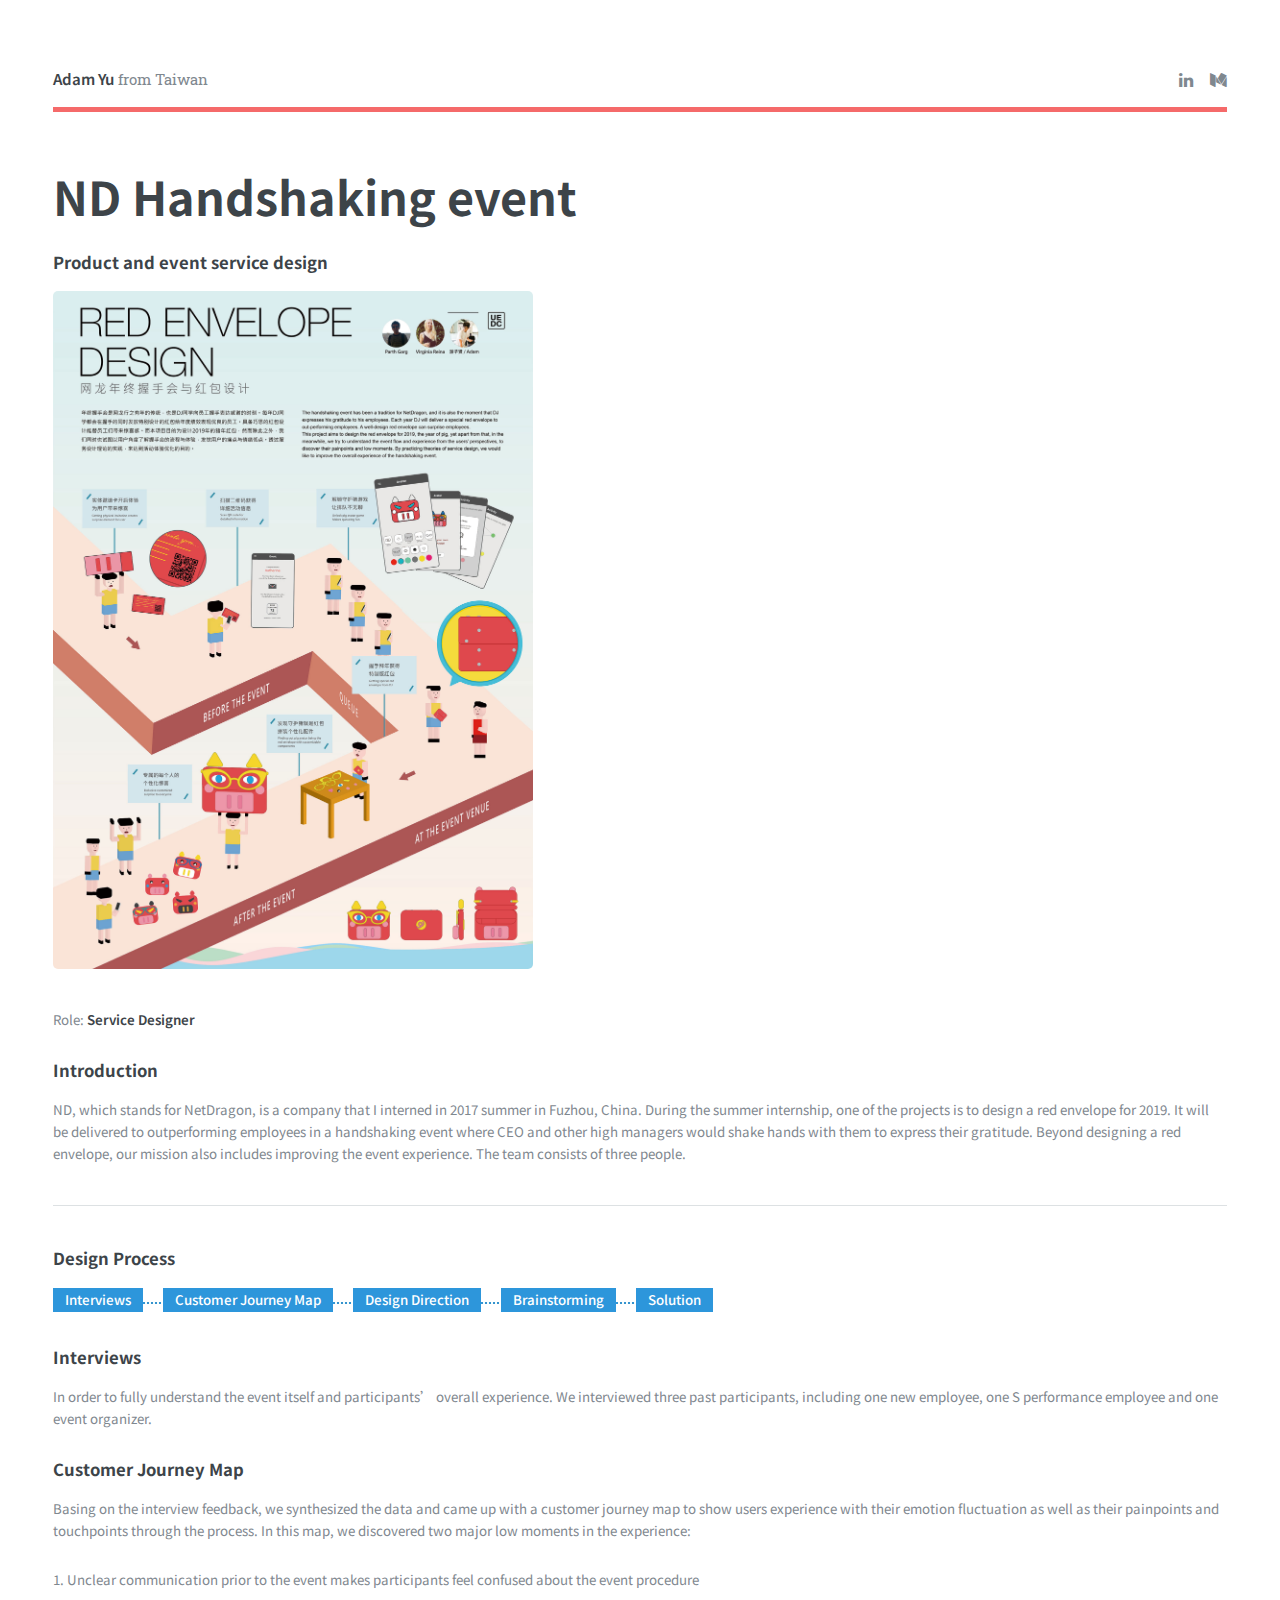
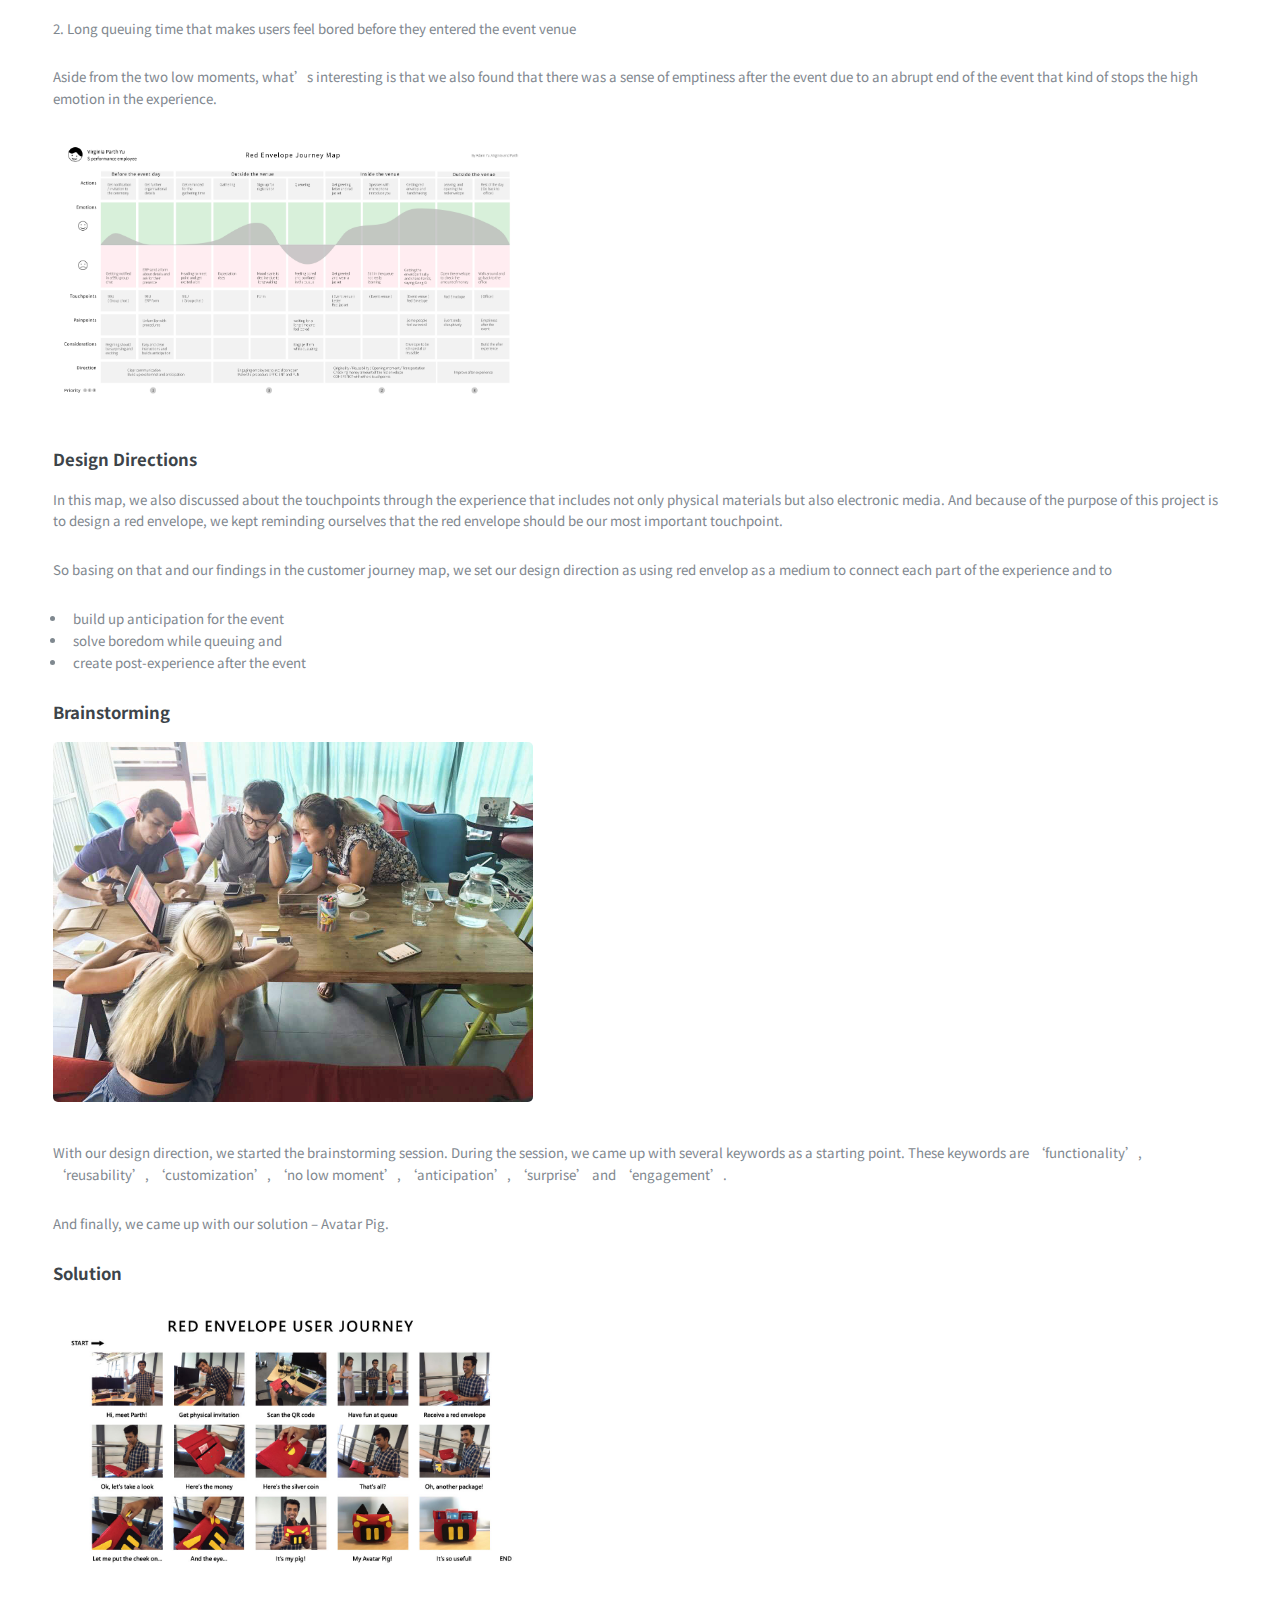
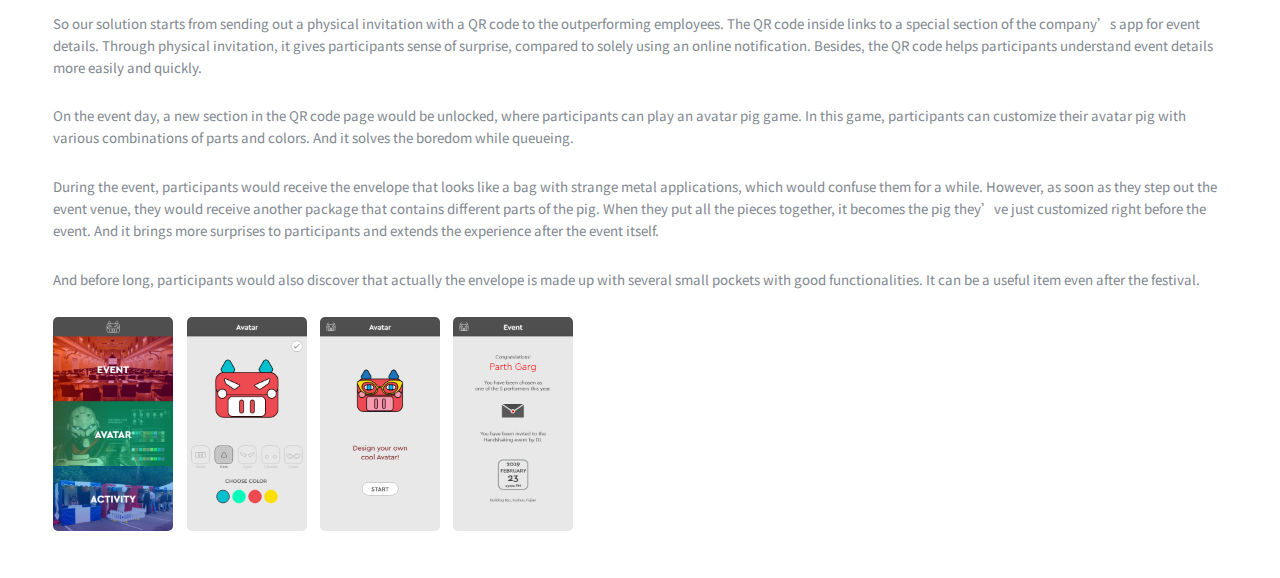
<file: nd.html>
<!DOCTYPE HTML>
<!--
	Editorial by HTML5 UP
	html5up.net | @ajlkn
	Free for personal and commercial use under the CCA 3.0 license (html5up.net/license)
-->
<html>
	<head>
		<title>Generic - Editorial by HTML5 UP</title>
		<meta charset="utf-8" />
		<meta name="viewport" content="width=device-width, initial-scale=1, user-scalable=no" />
		<link rel="stylesheet" href="assets/css/main.css" />
	</head>
	<body class="is-preload">

		<!-- Wrapper -->
			<div id="wrapper">

				<!-- Main -->
					<div id="main">
						<div class="inner">

							<!-- Header -->
								<header id="header">
									<a href="index.html" class="logo"><strong>Adam Yu</strong> from Taiwan</a>
									<ul class="icons">
										<li><a href="https://www.linkedin.com/in/yutzuhsien/" class="icon fa-linkedin"><span class="label">Linkedin</span></a></li>
										<li><a href="https://medium.com/@y3vu060312" class="icon fa-medium"><span class="label">Medium</span></a></li>
									</ul>
								</header>

							<!-- Content -->
								<section>
									<header class="main">
										<h1>ND Handshaking event</h1>
										<h3>Product and event service design</h3>
									</header>

									<span class="image main"><img class="img480" src="images/nd/poster.jpg" alt="" /></span>
									
									<p>Role: <b>Service Designer</b></p>
									
									<h3>Introduction</h3>

									<p>ND, which stands for NetDragon, is a company that I interned in 2017 summer in Fuzhou, China. During the summer internship, one of the projects is to design a red envelope for 2019. It will be delivered to outperforming employees in a handshaking event where CEO and other high managers would shake hands with them to express their gratitude. Beyond designing a red envelope, our mission also includes improving the event experience. The team consists of three people.</p>

									<hr class="major" />
									
                                    <h3>Design Process</h3>
                                   
                                    <!-- design process -->
        
                                    <div class="process">
                                        <p class="bblock">Interviews</p>
                                        <div class="dotline"><img src="images/dotline@2x.jpg" alt=""></div>
                                        <p class="bblock">Customer Journey Map</p>
                                        <div class="dotline"><img src="images/dotline@2x.jpg" alt=""></div>
                                        <p class="bblock">Design Direction</p>
                                        <div class="dotline"><img src="images/dotline@2x.jpg" alt=""></div>
                                        <p class="bblock">Brainstorming</p>
                                         <div class="dotline"><img src="images/dotline@2x.jpg" alt=""></div>
                                        <p class="bblock">Solution</p>
                                    </div>

                                    <!-- end of design process -->
                                    
                                    <h3>Interviews</h3>
                                           
                                    <p>In order to fully understand the event itself and participants’ overall experience. We interviewed three past participants, including one new employee, one S performance employee and one event organizer.</p>
                                    
                                    <h3>Customer Journey Map</h3>
                                    
                                    <p>Basing on the interview feedback, we synthesized the data and came up with a customer journey map to show users experience with their emotion fluctuation as well as their painpoints and touchpoints through the process. In this map, we discovered two major low moments in the experience:</p>
                                    
                                    <p>1. Unclear communication prior to the event makes participants feel confused about the event procedure</p>
                                    <p>2. Long queuing time that makes users feel bored before they entered the event venue</p>
                                    
                                    <p>Aside from the two low moments, what’s interesting is that we also found that there was a sense of emptiness after the event due to an abrupt end of the event that kind of stops the high emotion in the experience.</p>
                                    
                                    <span class="image main"><img class="img480" src="images/nd/CJM.jpg" alt="" /></span>
                                    
                                    <h3>Design Directions</h3>
                                    
                                    <p>In this map, we also discussed about the touchpoints through the experience that includes not only physical materials but also electronic media. And because of the purpose of this project is to design a red envelope, we kept reminding ourselves that the red envelope should be our most important touchpoint.</p>
        
                                    <p>So basing on that and our findings in the customer journey map, we set our design direction as using red envelop as a medium to connect each part of the experience and to</p>
                                    
                                    
                                    <ul>
                                    <li>build up anticipation for the event</li> 
                                    <li>solve boredom while queuing and</li>
                                    <li>create post-experience after the event</li>
                                    </ul>
                                    
                                    
                                    <h3>Brainstorming</h3>
                                                                       
                                    <span class="image main"><img class="img480" src="images/nd/brainstroming.jpg" alt="" /></span>                                 
                                                                        
                                    <p>With our design direction, we started the brainstorming session. During the session, we came up with several keywords as a starting point. These keywords are ‘functionality’, ‘reusability’, ‘customization’, ‘no low moment’, ‘anticipation’, ‘surprise’ and ‘engagement’.</p>
        
                                    <p>And finally, we came up with our solution – Avatar Pig.</p>
                                                                        
                                    <h3>Solution</h3>
                                    
                                    <span class="image main"><img class="img480" src="images/nd/journey.jpg" alt="" /></span>
                                    
                                    <p>So our solution starts from sending out a physical invitation with a QR code to the outperforming employees. The QR code inside links to a special section of the company’s app for event details. Through physical invitation, it gives participants sense of surprise, compared to solely using an online notification. Besides, the QR code helps participants understand event details more easily and quickly.</p>
        
                                    <p>On the event day, a new section in the QR code page would be unlocked, where participants can play an avatar pig game. In this game, participants can customize their avatar pig with various combinations of parts and colors. And it solves the boredom while queueing.</p>
        
                                    <p>During the event, participants would receive the envelope that looks like a bag with strange metal applications, which would confuse them for a while. However, as soon as they step out the event venue, they would receive another package that contains different parts of the pig. When they put all the pieces together, it becomes the pig they’ve just customized right before the event. And it brings more surprises to participants and extends the experience after the event itself.</p>
        
                                    <p>And before long, participants would also discover that actually the envelope is made up with several small pockets with good functionalities. It can be a useful item even after the festival.</p>
                                    
                                    
                                    <span class="image">
                                        <img src="images/nd/Avatar_1.jpg" alt="" class="img120 image-float">
                                        <img src="images/nd/Avatar_2.jpg" alt="" class="img120 image-float">
                                        <img src="images/nd/Avatar_3.jpg" alt="" class="img120 image-float">
                                        <img src="images/nd/Avatar_4.jpg" alt="" class="img120 image-float">
                                    </span>
                                                                                     
								</section>
						</div>
					</div>

				<!-- Sidebar -->


			</div>

		<!-- Scripts -->
			<script src="assets/js/jquery.min.js"></script>
			<script src="assets/js/browser.min.js"></script>
			<script src="assets/js/breakpoints.min.js"></script>
			<script src="assets/js/util.js"></script>
			<script src="assets/js/main.js"></script>

	</body>
</html>
</file>
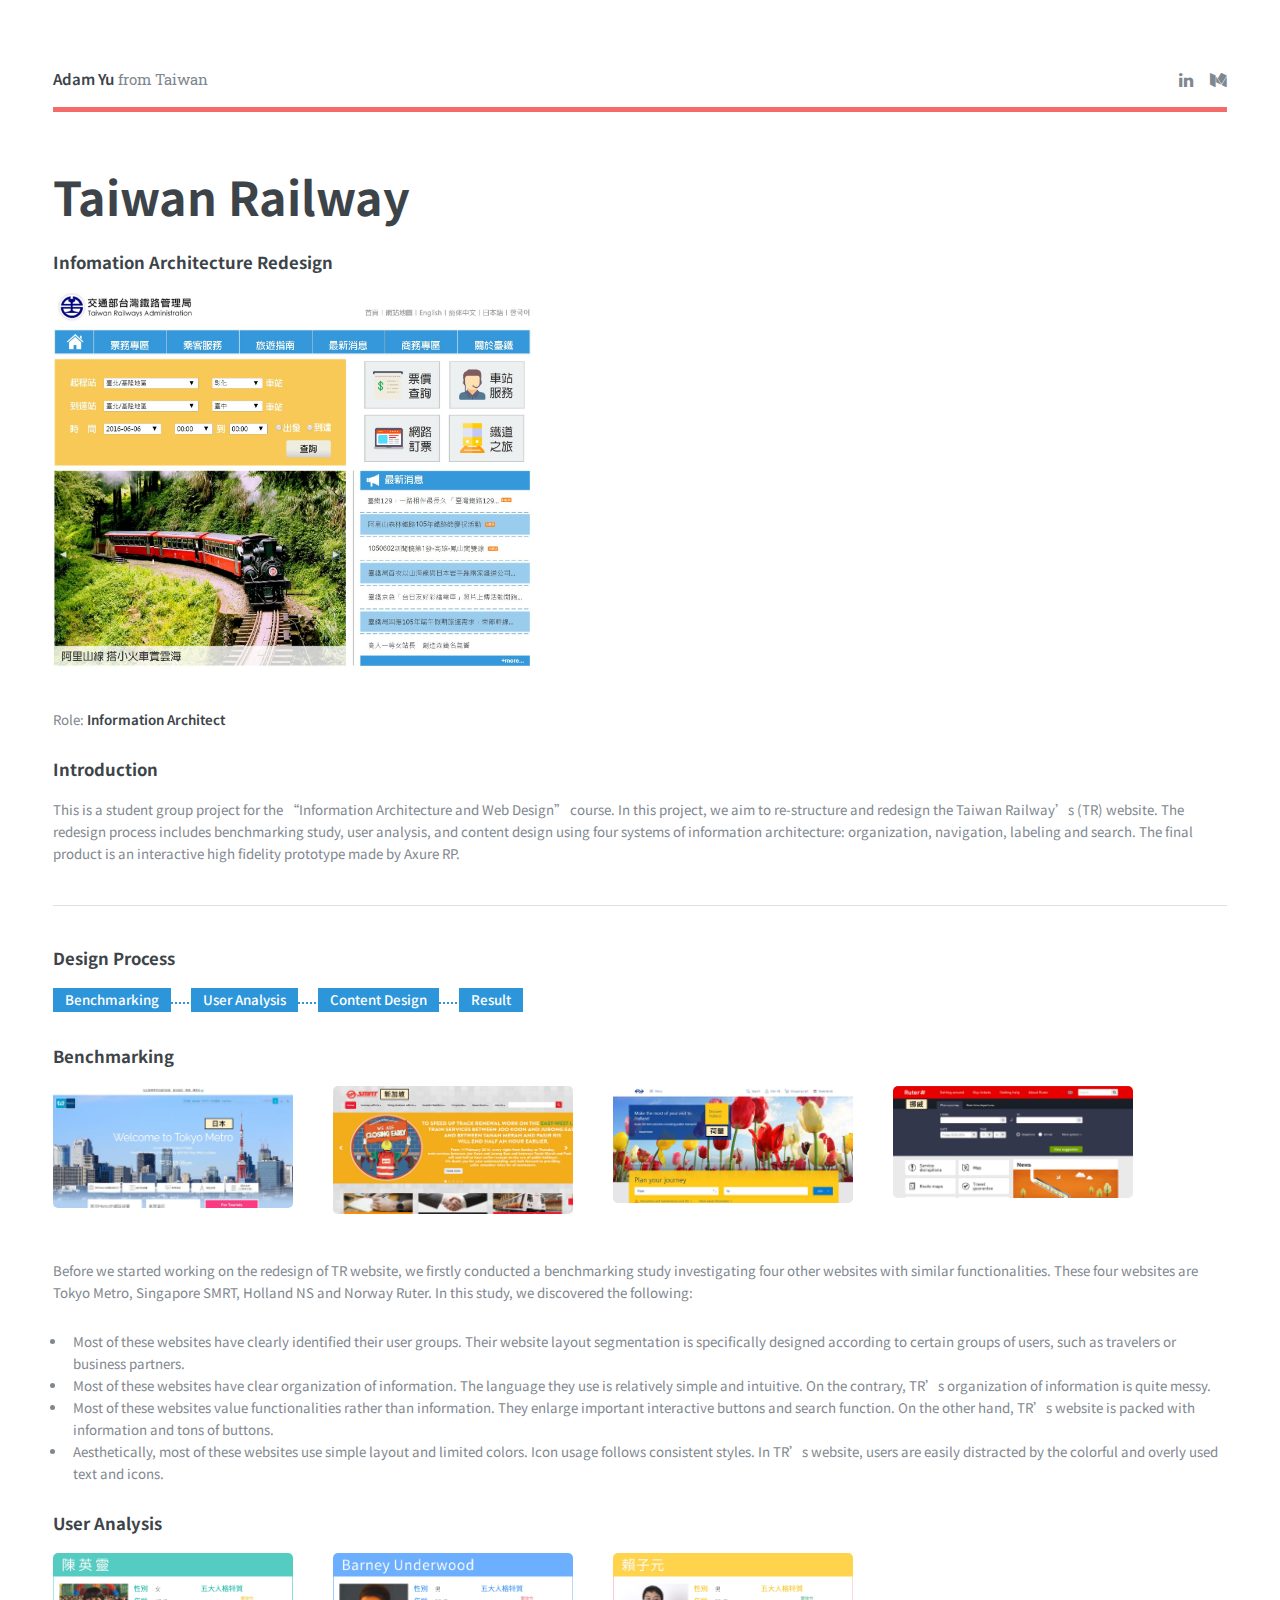
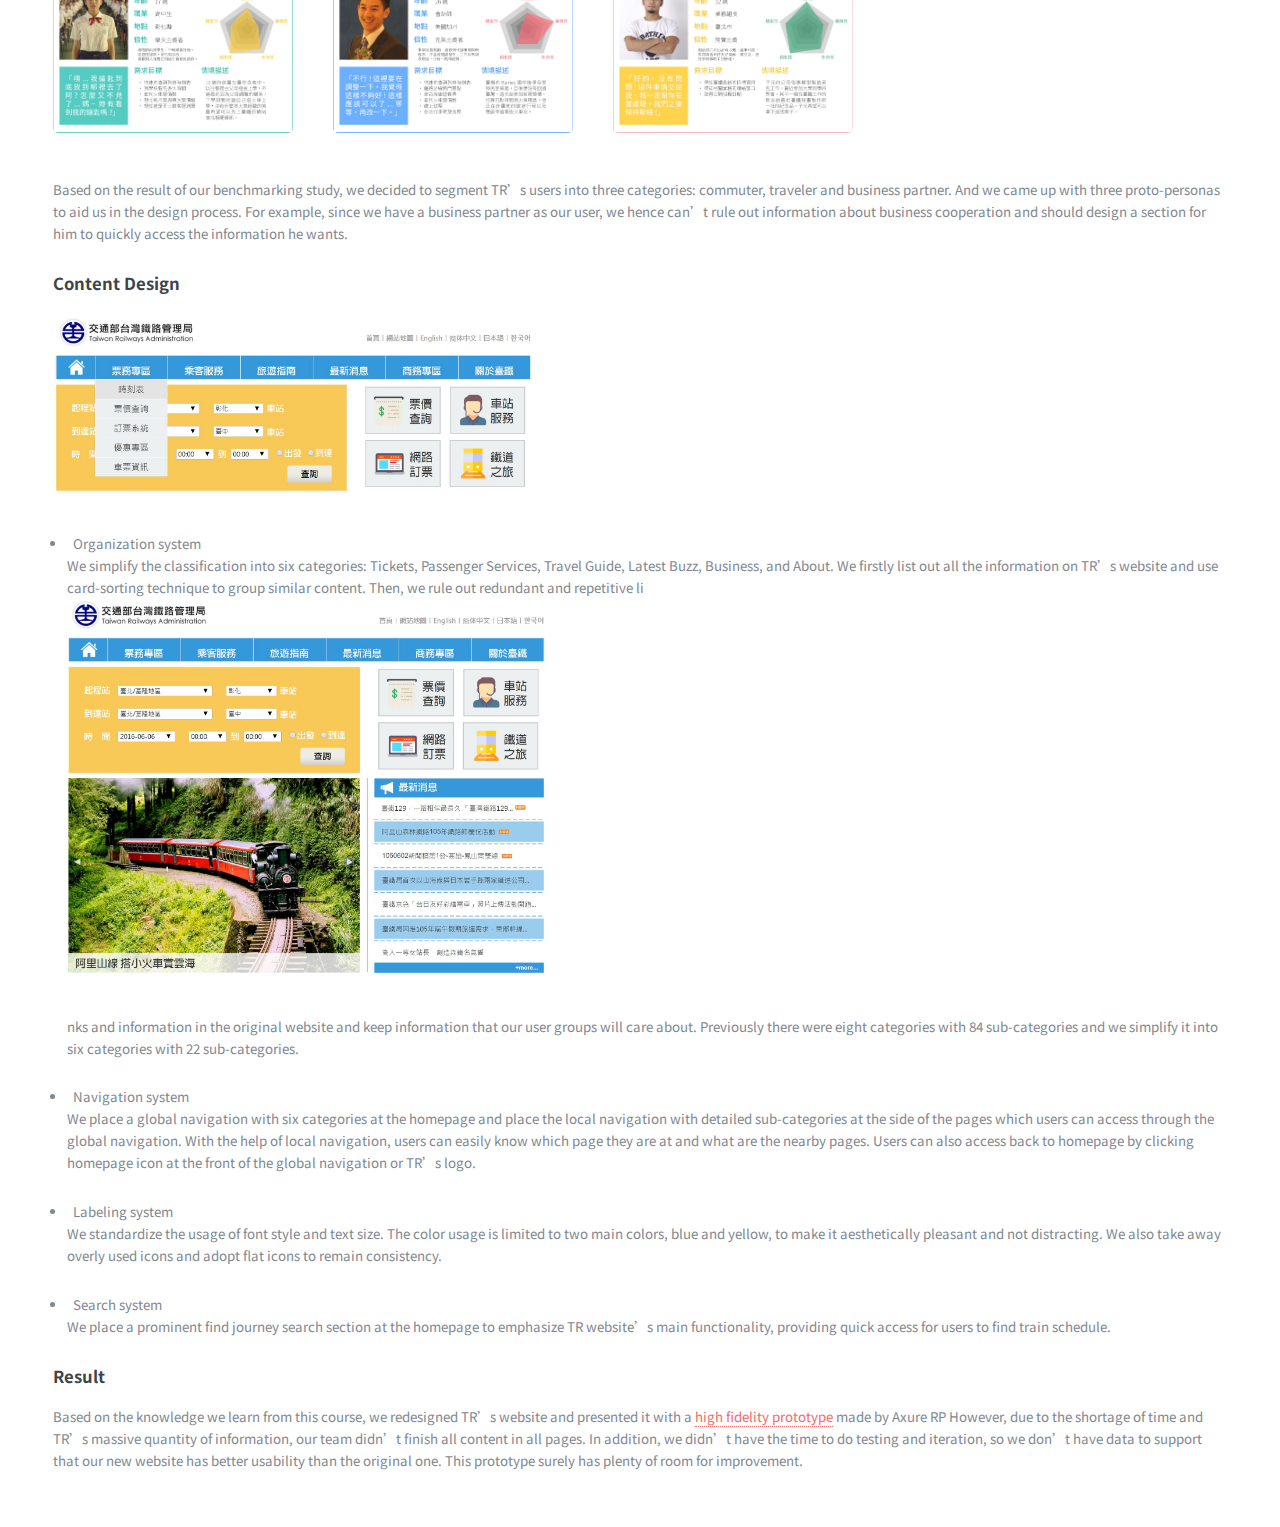
<file: tr.html>
<!DOCTYPE HTML>
<!--
	Editorial by HTML5 UP
	html5up.net | @ajlkn
	Free for personal and commercial use under the CCA 3.0 license (html5up.net/license)
-->
<html>
	<head>
		<title>Generic - Editorial by HTML5 UP</title>
		<meta charset="utf-8" />
		<meta name="viewport" content="width=device-width, initial-scale=1, user-scalable=no" />
		<link rel="stylesheet" href="assets/css/main.css" />
	</head>
	<body class="is-preload">

		<!-- Wrapper -->
			<div id="wrapper">

				<!-- Main -->
					<div id="main">
						<div class="inner">

							<!-- Header -->
								<header id="header">
									<a href="index.html" class="logo"><strong>Adam Yu</strong> from Taiwan</a>
									<ul class="icons">
										<li><a href="https://www.linkedin.com/in/yutzuhsien/" class="icon fa-linkedin"><span class="label">Linkedin</span></a></li>
										<li><a href="https://medium.com/@y3vu060312" class="icon fa-medium"><span class="label">Medium</span></a></li>
									</ul>
								</header>

							<!-- Content -->
								<section>
									<header class="main">
										<h1>Taiwan Railway</h1>
										<h3>Infomation Architecture Redesign</h3>
									</header>

									<span class="image main"><img class="img480" src="images/tr/TRhome.jpg" alt="" /></span>
									
									<p>Role: <b>Information Architect</b></p>
									
									<h3>Introduction</h3>

									<p>This is a student group project for the “Information Architecture and Web Design” course. In this project, we aim to re-structure and redesign the Taiwan Railway’s (TR) website. The redesign process includes benchmarking study, user analysis, and content design using four systems of information architecture: organization, navigation, labeling and search. The final product is an interactive high fidelity prototype made by Axure RP.</p>

									<hr class="major" />
									
                                    <h3>Design Process</h3>
                                   
                                    <!-- design process -->
        
                                    <div class="process">
                                        <p class="bblock">Benchmarking</p>
                                        <div class="dotline"><img src="images/dotline@2x.jpg" alt=""></div>
                                        <p class="bblock">User Analysis</p>
                                        <div class="dotline"><img src="images/dotline@2x.jpg" alt=""></div>
                                        <p class="bblock">Content Design</p>
                                        <div class="dotline"><img src="images/dotline@2x.jpg" alt=""></div>
                                        <p class="bblock">Result</p>
                                    </div>

                                    <!-- end of design process -->
                                    
                                    <h3>Benchmarking</h3>
                                    
                                    <span class="image">
                                        <img src="images/tr/TRjapan.jpg" alt="" class="img240 image-float">
                                        <img src="images/tr/TRsingapore.jpg" alt="" class="img240 image-float">
                                        <img src="images/tr/TRholland.jpg" alt="" class="img240 image-float">
                                        <img src="images/tr/TRnorway.jpg" alt="" class="img240 image-float">
                                    </span>
                                    
                                    <p>Before we started working on the redesign of TR website, we firstly conducted a benchmarking study investigating four other websites with similar functionalities. These four websites are Tokyo Metro, Singapore SMRT, Holland NS and Norway Ruter. In this study, we discovered the following:</p>
        
                                    <ul>
                                        <li>Most of these websites have clearly identified their user groups. Their website layout segmentation is specifically designed according to certain groups of users, such as travelers or business partners.</li>
                                        <li>Most of these websites have clear organization of information. The language they use is relatively simple and intuitive. On the contrary, TR’s organization of information is quite messy.</li>
                                        <li>Most of these websites value functionalities rather than information. They enlarge important interactive buttons and search function. On the other hand, TR’s website is packed with information and tons of buttons.</li>
                                        <li>Aesthetically, most of these websites use simple layout and limited colors. Icon usage follows consistent styles. In TR’s website, users are easily distracted by the colorful and overly used text and icons.</li>
                                    </ul>
                                    
                                    <h3>User Analysis</h3>
                                    
                                    <span class="image">
                                        <img src="images/tr/TRpersona1.jpg" alt="" class="img240 image-float">
                                        <img src="images/tr/TRpersona2.jpg" alt="" class="img240 image-float">
                                        <img src="images/tr/TRpersona3.jpg" alt="" class="img240 image-float">
                                    </span>                                                                
                                    <p>Based on the result of our benchmarking study, we decided to segment TR’s users into three categories: commuter, traveler and business partner. And we came up with three proto-personas to aid us in the design process. For example, since we have a business partner as our user, we hence can’t rule out information about business cooperation and should design a section for him to quickly access the information he wants.</p>
                                    
                                    <h3>Content Design</h3>
                                    
                                    <span class="image main"><img class="img480" src="images/tr/TRnavhover.jpg" alt="" /></span>
                                    
                                    <ul>
                                    <li>Organization system</li>
                                    <p>We simplify the classification into six categories: Tickets, Passenger Services, Travel Guide, Latest Buzz, Business, and About. We firstly list out all the information on TR’s website and use card-sorting technique to group similar content. Then, we rule out redundant and repetitive li<span class="image main"><img class="img480" src="images/tr/TRhome.jpg" alt="" /></span>nks and information in the original website and keep information that our user groups will care about. Previously there were eight categories with 84 sub-categories and we simplify it into six categories with 22 sub-categories.</p>

                                    <li>Navigation system</li>
                                    <p>We place a global navigation with six categories at the homepage and place the local navigation with detailed sub-categories at the side of the pages which users can access through the global navigation. With the help of local navigation, users can easily know which page they are at and what are the nearby pages. Users can also access back to homepage by clicking homepage icon at the front of the global navigation or TR’s logo.</p>

                                    <li>Labeling system</li>
                                    <p>We standardize the usage of font style and text size. The color usage is limited to two main colors, blue and yellow, to make it aesthetically pleasant and not distracting. We also take away overly used icons and adopt flat icons to remain consistency.</p>

                                    <li>Search system</li>
                                    <p>We place a prominent find journey search section at the homepage to emphasize TR website’s main functionality, providing quick access for users to find train schedule.</p>
                                    </ul>
                                    
                                    <h3>Result</h3>
                                    
                                    <p>Based on the knowledge we learn from this course, we redesigned TR’s website and presented it with a <a href="http://oqy2hm.axshare.com/#c=2">high fidelity prototype</a> made by Axure RP However, due to the shortage of time and TR’s massive quantity of information, our team didn’t finish all content in all pages. In addition, we didn’t have the time to do testing and iteration, so we don’t have data to support that our new website has better usability than the original one. This prototype surely has plenty of room for improvement.</p>
                                           
								</section>
						</div>
					</div>

				<!-- Sidebar -->


			</div>

		<!-- Scripts -->
			<script src="assets/js/jquery.min.js"></script>
			<script src="assets/js/browser.min.js"></script>
			<script src="assets/js/breakpoints.min.js"></script>
			<script src="assets/js/util.js"></script>
			<script src="assets/js/main.js"></script>

	</body>
</html>
</file>
<file: assets/css/main.css>
@import url(font-awesome.min.css);
@import url("https://fonts.googleapis.com/css?family=Open+Sans:400,600,400italic,600italic|Roboto+Slab:400,700");
@import url('https://fonts.googleapis.com/css?family=Noto+Sans+TC');

/*
	Editorial by HTML5 UP
	html5up.net | @ajlkn
	Free for personal and commercial use under the CCA 3.0 license (html5up.net/license)
*/

/* custimized section */
body {
    font-family: "Noto Sans TC", "Open Sans", sans-serif !impoartant; 
    font-weight: 300;
}

.float-right {
    float: right;
}

.image-float {
    float: left;
    display: inline-block !important;
    margin: 0 3em 3em 0;
    width: 100%;
}

.lng-tag {
    color: cornflowerblue;
    cursor: pointer;
    text-decoration: underline;
    font-family: "Noto Sans TC";
    font-weight: 300;
}

.italic {
    font-style: italic;
}

.img960 {
    max-width: 960px;
    width: 100%;
}

.img480 {
    max-width: 480px;
    width: 100%;
}

.img240 {
    max-width: 240px;
    width: 100%;
}

.img120 {
    max-width: 120px;
    margin: 0 1em 1em 0;
    width: 100%;
}

/* design process */

.process {
    display:inline-block;
}

.process .bblock {
    width: fit-content; /*Cool! Thanks to google*/
    height: 24px;
    padding-left: 12px;
    padding-right: 12px;
    background-color: #2d96db;
    font-weight: 500;
    font-style: normal;
    font-stretch: normal;
    line-height: 24px;
    letter-spacing: normal;
    text-align: center;
    color: #ffffff;
    float: left;
}

.process .dotline {
    width: 20px;
    height: 24px;
    float: left;
    margin-bottom: 20px;
}

.process .dotline img {
    max-width: 20px;
    margin: 0;
}
































/* end of custimized section */

html, body, div, span, applet, object,
iframe, h1, h2, h3, h4, h5, h6, p, blockquote,
pre, a, abbr, acronym, address, big, cite,
code, del, dfn, em, img, ins, kbd, q, s, samp,
small, strike, strong, sub, sup, tt, var, b,
u, i, center, dl, dt, dd, ol, ul, li, fieldset,
form, label, legend, table, caption, tbody,
tfoot, thead, tr, th, td, article, aside,
canvas, details, embed, figure, figcaption,
footer, header, hgroup, menu, nav, output, ruby,
section, summary, time, mark, audio, video {
	margin: 0;
	padding: 0;
	border: 0;
	font-size: 100%;
	font: inherit;
    font-family: "Noto Sans TC";
	vertical-align: baseline;}

article, aside, details, figcaption, figure,
footer, header, hgroup, menu, nav, section {
	display: block;}

body {
	line-height: 1;
}

ol, ul {
	list-style: none;
}

blockquote, q {
	quotes: none;
}

	blockquote:before, blockquote:after, q:before, q:after {
		content: '';
		content: none;
	}

table {
	border-collapse: collapse;
	border-spacing: 0;
}

body {
	-webkit-text-size-adjust: none;
}

mark {
	background-color: transparent;
	color: inherit;
}

input::-moz-focus-inner {
	border: 0;
	padding: 0;
}

input, select, textarea {
	-moz-appearance: none;
	-webkit-appearance: none;
	-ms-appearance: none;
	appearance: none;
}

/* Basic */

	@-ms-viewport {
		width: device-width;
	}

	body {
		-ms-overflow-style: scrollbar;
	}

	@media screen and (max-width: 480px) {

		html, body {
			min-width: 320px;
		}
        
        #vidpic {
            visibility: hidden
        }
        
        

	}

	html {
		box-sizing: border-box;
	}

	*, *:before, *:after {
		box-sizing: inherit;
	}

	body {
		background: #ffffff;
	}

		body.is-preload *, body.is-preload *:before, body.is-preload *:after, body.is-resizing *, body.is-resizing *:before, body.is-resizing *:after {
			-moz-animation: none !important;
			-webkit-animation: none !important;
			-ms-animation: none !important;
			animation: none !important;
			-moz-transition: none !important;
			-webkit-transition: none !important;
			-ms-transition: none !important;
			transition: none !important;
		}

/* Type */

	body, input, select, textarea {
		color: #7f888f;
		font-family: "Open Sans", sans-serif;
		font-size: 13pt;
		font-weight: 400;
		line-height: 1.65;
	}

		@media screen and (max-width: 1680px) {

			body, input, select, textarea {
				font-size: 11pt;
			}

		}

		@media screen and (max-width: 1280px) {

			body, input, select, textarea {
				font-size: 10pt;
			}

		}

		@media screen and (max-width: 360px) {

			body, input, select, textarea {
				font-size: 9pt;
			}

		}

	a {
		-moz-transition: color 0.2s ease-in-out, border-bottom-color 0.2s ease-in-out;
		-webkit-transition: color 0.2s ease-in-out, border-bottom-color 0.2s ease-in-out;
		-ms-transition: color 0.2s ease-in-out, border-bottom-color 0.2s ease-in-out;
		transition: color 0.2s ease-in-out, border-bottom-color 0.2s ease-in-out;
		border-bottom: dotted 1px;
		color: #f56a6a;
		text-decoration: none;
	}

		a:hover {
			border-bottom-color: #f56a6a;
			color: #f56a6a !important;
		}

			a:hover strong {
				color: inherit;
			}

	strong, b {
		color: #3d4449;
		font-weight: 600;
	}

	em, i {
		font-style: italic;
	}

	p {
		margin: 0 0 2em 0;
	}

	h1, h2, h3, h4, h5, h6 {
		color: #3d4449;
		font-family: "Noto Sans TC", "Roboto Slab", serif;
		font-weight: 700;
		line-height: 1.5;
		margin: 0 0 1em 0;
	}

		h1 a, h2 a, h3 a, h4 a, h5 a, h6 a {
			color: inherit;
			text-decoration: none;
			border-bottom: 0;
		}

	h1 {
		font-size: 4em;
		margin: 0 0 0.5em 0;
		line-height: 1.3;
	}

	h2 {
		font-size: 1.75em;
	}

	h3 {
		font-size: 1.25em;
	}

	h4 {
		font-size: 1.1em;
	}

	h5 {
		font-size: 0.9em;
	}

	h6 {
		font-size: 0.7em;
	}

	@media screen and (max-width: 1680px) {

		h1 {
			font-size: 3.5em;
		}

	}

	@media screen and (max-width: 980px) {

		h1 {
			font-size: 3.25em;
		}

	}

	@media screen and (max-width: 736px) {

		h1 {
			font-size: 2em;
			line-height: 1.4;
		}

		h2 {
			font-size: 1.5em;
		}

	}

	sub {
		font-size: 0.8em;
		position: relative;
		top: 0.5em;
	}

	sup {
		font-size: 0.8em;
		position: relative;
		top: -0.5em;
	}

	blockquote {
		border-left: solid 3px rgba(210, 215, 217, 0.75);
		font-style: italic;
		margin: 0 0 2em 0;
		padding: 0.5em 0 0.5em 2em;
	}

	code {
		background: rgba(230, 235, 237, 0.25);
		border-radius: 0.375em;
		border: solid 1px rgba(210, 215, 217, 0.75);
		font-family: "Courier New", monospace;
		font-size: 0.9em;
		margin: 0 0.25em;
		padding: 0.25em 0.65em;
	}

	pre {
		-webkit-overflow-scrolling: touch;
		font-family: "Courier New", monospace;
		font-size: 0.9em;
		margin: 0 0 2em 0;
	}

		pre code {
			display: block;
			line-height: 1.75;
			padding: 1em 1.5em;
			overflow-x: auto;
		}

	hr {
		border: 0;
		border-bottom: solid 1px rgba(210, 215, 217, 0.75);
		margin: 2em 0;
	}

		hr.major {
			margin: 3em 0;
		}

	.align-left {
		text-align: left;
	}

	.align-center {
		text-align: center;
	}

	.align-right {
		text-align: right;
	}

/* Row */

	.row {
		display: flex;
		flex-wrap: wrap;
		box-sizing: border-box;
		align-items: stretch;
	}

		.row > * {
			box-sizing: border-box;
		}

		.row.gtr-uniform > * > :last-child {
			margin-bottom: 0;
		}

		.row.aln-left {
			justify-content: flex-start;
		}

		.row.aln-center {
			justify-content: center;
		}

		.row.aln-right {
			justify-content: flex-end;
		}

		.row.aln-top {
			align-items: flex-start;
		}

		.row.aln-middle {
			align-items: center;
		}

		.row.aln-bottom {
			align-items: flex-end;
		}

		.row > .imp {
			order: -1;
		}

		.row > .col-1 {
			width: 8.3333333333%;
		}

		.row > .off-1 {
			margin-left: 8.3333333333%;
		}

		.row > .col-2 {
			width: 16.6666666667%;
		}

		.row > .off-2 {
			margin-left: 16.6666666667%;
		}

		.row > .col-3 {
			width: 25%;
		}

		.row > .off-3 {
			margin-left: 25%;
		}

		.row > .col-4 {
			width: 33.3333333333%;
		}

		.row > .off-4 {
			margin-left: 33.3333333333%;
		}

		.row > .col-5 {
			width: 41.6666666667%;
		}

		.row > .off-5 {
			margin-left: 41.6666666667%;
		}

		.row > .col-6 {
			width: 50%;
		}

		.row > .off-6 {
			margin-left: 50%;
		}

		.row > .col-7 {
			width: 58.3333333333%;
		}

		.row > .off-7 {
			margin-left: 58.3333333333%;
		}

		.row > .col-8 {
			width: 66.6666666667%;
		}

		.row > .off-8 {
			margin-left: 66.6666666667%;
		}

		.row > .col-9 {
			width: 75%;
		}

		.row > .off-9 {
			margin-left: 75%;
		}

		.row > .col-10 {
			width: 83.3333333333%;
		}

		.row > .off-10 {
			margin-left: 83.3333333333%;
		}

		.row > .col-11 {
			width: 91.6666666667%;
		}

		.row > .off-11 {
			margin-left: 91.6666666667%;
		}

		.row > .col-12 {
			width: 100%;
		}

		.row > .off-12 {
			margin-left: 100%;
		}

		.row.gtr-0 {
			margin-top: 0;
			margin-left: 0em;
		}

			.row.gtr-0 > * {
				padding: 0 0 0 0em;
			}

			.row.gtr-0.gtr-uniform {
				margin-top: 0em;
			}

				.row.gtr-0.gtr-uniform > * {
					padding-top: 0em;
				}

		.row.gtr-25 {
			margin-top: 0;
			margin-left: -0.375em;
		}

			.row.gtr-25 > * {
				padding: 0 0 0 0.375em;
			}

			.row.gtr-25.gtr-uniform {
				margin-top: -0.375em;
			}

				.row.gtr-25.gtr-uniform > * {
					padding-top: 0.375em;
				}

		.row.gtr-50 {
			margin-top: 0;
			margin-left: -0.75em;
		}

			.row.gtr-50 > * {
				padding: 0 0 0 0.75em;
			}

			.row.gtr-50.gtr-uniform {
				margin-top: -0.75em;
			}

				.row.gtr-50.gtr-uniform > * {
					padding-top: 0.75em;
				}

		.row {
			margin-top: 0;
			margin-left: -1.5em;
		}

			.row > * {
				padding: 0 0 0 1.5em;
			}

			.row.gtr-uniform {
				margin-top: -1.5em;
			}

				.row.gtr-uniform > * {
					padding-top: 1.5em;
				}

		.row.gtr-150 {
			margin-top: 0;
			margin-left: -2.25em;
		}

			.row.gtr-150 > * {
				padding: 0 0 0 2.25em;
			}

			.row.gtr-150.gtr-uniform {
				margin-top: -2.25em;
			}

				.row.gtr-150.gtr-uniform > * {
					padding-top: 2.25em;
				}

		.row.gtr-200 {
			margin-top: 0;
			margin-left: -3em;
		}

			.row.gtr-200 > * {
				padding: 0 0 0 3em;
			}

			.row.gtr-200.gtr-uniform {
				margin-top: -3em;
			}

				.row.gtr-200.gtr-uniform > * {
					padding-top: 3em;
				}

		@media screen and (max-width: 1680px) {

			.row {
				display: flex;
				flex-wrap: wrap;
				box-sizing: border-box;
				align-items: stretch;
			}

				.row > * {
					box-sizing: border-box;
				}

				.row.gtr-uniform > * > :last-child {
					margin-bottom: 0;
				}

				.row.aln-left {
					justify-content: flex-start;
				}

				.row.aln-center {
					justify-content: center;
				}

				.row.aln-right {
					justify-content: flex-end;
				}

				.row.aln-top {
					align-items: flex-start;
				}

				.row.aln-middle {
					align-items: center;
				}

				.row.aln-bottom {
					align-items: flex-end;
				}

				.row > .imp-xlarge {
					order: -1;
				}

				.row > .col-1-xlarge {
					width: 8.3333333333%;
				}

				.row > .off-1-xlarge {
					margin-left: 8.3333333333%;
				}

				.row > .col-2-xlarge {
					width: 16.6666666667%;
				}

				.row > .off-2-xlarge {
					margin-left: 16.6666666667%;
				}

				.row > .col-3-xlarge {
					width: 25%;
				}

				.row > .off-3-xlarge {
					margin-left: 25%;
				}

				.row > .col-4-xlarge {
					width: 33.3333333333%;
				}

				.row > .off-4-xlarge {
					margin-left: 33.3333333333%;
				}

				.row > .col-5-xlarge {
					width: 41.6666666667%;
				}

				.row > .off-5-xlarge {
					margin-left: 41.6666666667%;
				}

				.row > .col-6-xlarge {
					width: 50%;
				}

				.row > .off-6-xlarge {
					margin-left: 50%;
				}

				.row > .col-7-xlarge {
					width: 58.3333333333%;
				}

				.row > .off-7-xlarge {
					margin-left: 58.3333333333%;
				}

				.row > .col-8-xlarge {
					width: 66.6666666667%;
				}

				.row > .off-8-xlarge {
					margin-left: 66.6666666667%;
				}

				.row > .col-9-xlarge {
					width: 75%;
				}

				.row > .off-9-xlarge {
					margin-left: 75%;
				}

				.row > .col-10-xlarge {
					width: 83.3333333333%;
				}

				.row > .off-10-xlarge {
					margin-left: 83.3333333333%;
				}

				.row > .col-11-xlarge {
					width: 91.6666666667%;
				}

				.row > .off-11-xlarge {
					margin-left: 91.6666666667%;
				}

				.row > .col-12-xlarge {
					width: 100%;
				}

				.row > .off-12-xlarge {
					margin-left: 100%;
				}

				.row.gtr-0 {
					margin-top: 0;
					margin-left: 0em;
				}

					.row.gtr-0 > * {
						padding: 0 0 0 0em;
					}

					.row.gtr-0.gtr-uniform {
						margin-top: 0em;
					}

						.row.gtr-0.gtr-uniform > * {
							padding-top: 0em;
						}

				.row.gtr-25 {
					margin-top: 0;
					margin-left: -0.375em;
				}

					.row.gtr-25 > * {
						padding: 0 0 0 0.375em;
					}

					.row.gtr-25.gtr-uniform {
						margin-top: -0.375em;
					}

						.row.gtr-25.gtr-uniform > * {
							padding-top: 0.375em;
						}

				.row.gtr-50 {
					margin-top: 0;
					margin-left: -0.75em;
				}

					.row.gtr-50 > * {
						padding: 0 0 0 0.75em;
					}

					.row.gtr-50.gtr-uniform {
						margin-top: -0.75em;
					}

						.row.gtr-50.gtr-uniform > * {
							padding-top: 0.75em;
						}

				.row {
					margin-top: 0;
					margin-left: -1.5em;
				}

					.row > * {
						padding: 0 0 0 1.5em;
					}

					.row.gtr-uniform {
						margin-top: -1.5em;
					}

						.row.gtr-uniform > * {
							padding-top: 1.5em;
						}

				.row.gtr-150 {
					margin-top: 0;
					margin-left: -2.25em;
				}

					.row.gtr-150 > * {
						padding: 0 0 0 2.25em;
					}

					.row.gtr-150.gtr-uniform {
						margin-top: -2.25em;
					}

						.row.gtr-150.gtr-uniform > * {
							padding-top: 2.25em;
						}

				.row.gtr-200 {
					margin-top: 0;
					margin-left: -3em;
				}

					.row.gtr-200 > * {
						padding: 0 0 0 3em;
					}

					.row.gtr-200.gtr-uniform {
						margin-top: -3em;
					}

						.row.gtr-200.gtr-uniform > * {
							padding-top: 3em;
						}

		}

		@media screen and (max-width: 1280px) {

			.row {
				display: flex;
				flex-wrap: wrap;
				box-sizing: border-box;
				align-items: stretch;
			}

				.row > * {
					box-sizing: border-box;
				}

				.row.gtr-uniform > * > :last-child {
					margin-bottom: 0;
				}

				.row.aln-left {
					justify-content: flex-start;
				}

				.row.aln-center {
					justify-content: center;
				}

				.row.aln-right {
					justify-content: flex-end;
				}

				.row.aln-top {
					align-items: flex-start;
				}

				.row.aln-middle {
					align-items: center;
				}

				.row.aln-bottom {
					align-items: flex-end;
				}

				.row > .imp-large {
					order: -1;
				}

				.row > .col-1-large {
					width: 8.3333333333%;
				}

				.row > .off-1-large {
					margin-left: 8.3333333333%;
				}

				.row > .col-2-large {
					width: 16.6666666667%;
				}

				.row > .off-2-large {
					margin-left: 16.6666666667%;
				}

				.row > .col-3-large {
					width: 25%;
				}

				.row > .off-3-large {
					margin-left: 25%;
				}

				.row > .col-4-large {
					width: 33.3333333333%;
				}

				.row > .off-4-large {
					margin-left: 33.3333333333%;
				}

				.row > .col-5-large {
					width: 41.6666666667%;
				}

				.row > .off-5-large {
					margin-left: 41.6666666667%;
				}

				.row > .col-6-large {
					width: 50%;
				}

				.row > .off-6-large {
					margin-left: 50%;
				}

				.row > .col-7-large {
					width: 58.3333333333%;
				}

				.row > .off-7-large {
					margin-left: 58.3333333333%;
				}

				.row > .col-8-large {
					width: 66.6666666667%;
				}

				.row > .off-8-large {
					margin-left: 66.6666666667%;
				}

				.row > .col-9-large {
					width: 75%;
				}

				.row > .off-9-large {
					margin-left: 75%;
				}

				.row > .col-10-large {
					width: 83.3333333333%;
				}

				.row > .off-10-large {
					margin-left: 83.3333333333%;
				}

				.row > .col-11-large {
					width: 91.6666666667%;
				}

				.row > .off-11-large {
					margin-left: 91.6666666667%;
				}

				.row > .col-12-large {
					width: 100%;
				}

				.row > .off-12-large {
					margin-left: 100%;
				}

				.row.gtr-0 {
					margin-top: 0;
					margin-left: 0em;
				}

					.row.gtr-0 > * {
						padding: 0 0 0 0em;
					}

					.row.gtr-0.gtr-uniform {
						margin-top: 0em;
					}

						.row.gtr-0.gtr-uniform > * {
							padding-top: 0em;
						}

				.row.gtr-25 {
					margin-top: 0;
					margin-left: -0.375em;
				}

					.row.gtr-25 > * {
						padding: 0 0 0 0.375em;
					}

					.row.gtr-25.gtr-uniform {
						margin-top: -0.375em;
					}

						.row.gtr-25.gtr-uniform > * {
							padding-top: 0.375em;
						}

				.row.gtr-50 {
					margin-top: 0;
					margin-left: -0.75em;
				}

					.row.gtr-50 > * {
						padding: 0 0 0 0.75em;
					}

					.row.gtr-50.gtr-uniform {
						margin-top: -0.75em;
					}

						.row.gtr-50.gtr-uniform > * {
							padding-top: 0.75em;
						}

				.row {
					margin-top: 0;
					margin-left: -1.5em;
				}

					.row > * {
						padding: 0 0 0 1.5em;
					}

					.row.gtr-uniform {
						margin-top: -1.5em;
					}

						.row.gtr-uniform > * {
							padding-top: 1.5em;
						}

				.row.gtr-150 {
					margin-top: 0;
					margin-left: -2.25em;
				}

					.row.gtr-150 > * {
						padding: 0 0 0 2.25em;
					}

					.row.gtr-150.gtr-uniform {
						margin-top: -2.25em;
					}

						.row.gtr-150.gtr-uniform > * {
							padding-top: 2.25em;
						}

				.row.gtr-200 {
					margin-top: 0;
					margin-left: -3em;
				}

					.row.gtr-200 > * {
						padding: 0 0 0 3em;
					}

					.row.gtr-200.gtr-uniform {
						margin-top: -3em;
					}

						.row.gtr-200.gtr-uniform > * {
							padding-top: 3em;
						}

		}

		@media screen and (max-width: 980px) {

			.row {
				display: flex;
				flex-wrap: wrap;
				box-sizing: border-box;
				align-items: stretch;
			}

				.row > * {
					box-sizing: border-box;
				}

				.row.gtr-uniform > * > :last-child {
					margin-bottom: 0;
				}

				.row.aln-left {
					justify-content: flex-start;
				}

				.row.aln-center {
					justify-content: center;
				}

				.row.aln-right {
					justify-content: flex-end;
				}

				.row.aln-top {
					align-items: flex-start;
				}

				.row.aln-middle {
					align-items: center;
				}

				.row.aln-bottom {
					align-items: flex-end;
				}

				.row > .imp-medium {
					order: -1;
				}

				.row > .col-1-medium {
					width: 8.3333333333%;
				}

				.row > .off-1-medium {
					margin-left: 8.3333333333%;
				}

				.row > .col-2-medium {
					width: 16.6666666667%;
				}

				.row > .off-2-medium {
					margin-left: 16.6666666667%;
				}

				.row > .col-3-medium {
					width: 25%;
				}

				.row > .off-3-medium {
					margin-left: 25%;
				}

				.row > .col-4-medium {
					width: 33.3333333333%;
				}

				.row > .off-4-medium {
					margin-left: 33.3333333333%;
				}

				.row > .col-5-medium {
					width: 41.6666666667%;
				}

				.row > .off-5-medium {
					margin-left: 41.6666666667%;
				}

				.row > .col-6-medium {
					width: 50%;
				}

				.row > .off-6-medium {
					margin-left: 50%;
				}

				.row > .col-7-medium {
					width: 58.3333333333%;
				}

				.row > .off-7-medium {
					margin-left: 58.3333333333%;
				}

				.row > .col-8-medium {
					width: 66.6666666667%;
				}

				.row > .off-8-medium {
					margin-left: 66.6666666667%;
				}

				.row > .col-9-medium {
					width: 75%;
				}

				.row > .off-9-medium {
					margin-left: 75%;
				}

				.row > .col-10-medium {
					width: 83.3333333333%;
				}

				.row > .off-10-medium {
					margin-left: 83.3333333333%;
				}

				.row > .col-11-medium {
					width: 91.6666666667%;
				}

				.row > .off-11-medium {
					margin-left: 91.6666666667%;
				}

				.row > .col-12-medium {
					width: 100%;
				}

				.row > .off-12-medium {
					margin-left: 100%;
				}

				.row.gtr-0 {
					margin-top: 0;
					margin-left: 0em;
				}

					.row.gtr-0 > * {
						padding: 0 0 0 0em;
					}

					.row.gtr-0.gtr-uniform {
						margin-top: 0em;
					}

						.row.gtr-0.gtr-uniform > * {
							padding-top: 0em;
						}

				.row.gtr-25 {
					margin-top: 0;
					margin-left: -0.375em;
				}

					.row.gtr-25 > * {
						padding: 0 0 0 0.375em;
					}

					.row.gtr-25.gtr-uniform {
						margin-top: -0.375em;
					}

						.row.gtr-25.gtr-uniform > * {
							padding-top: 0.375em;
						}

				.row.gtr-50 {
					margin-top: 0;
					margin-left: -0.75em;
				}

					.row.gtr-50 > * {
						padding: 0 0 0 0.75em;
					}

					.row.gtr-50.gtr-uniform {
						margin-top: -0.75em;
					}

						.row.gtr-50.gtr-uniform > * {
							padding-top: 0.75em;
						}

				.row {
					margin-top: 0;
					margin-left: -1.5em;
				}

					.row > * {
						padding: 0 0 0 1.5em;
					}

					.row.gtr-uniform {
						margin-top: -1.5em;
					}

						.row.gtr-uniform > * {
							padding-top: 1.5em;
						}

				.row.gtr-150 {
					margin-top: 0;
					margin-left: -2.25em;
				}

					.row.gtr-150 > * {
						padding: 0 0 0 2.25em;
					}

					.row.gtr-150.gtr-uniform {
						margin-top: -2.25em;
					}

						.row.gtr-150.gtr-uniform > * {
							padding-top: 2.25em;
						}

				.row.gtr-200 {
					margin-top: 0;
					margin-left: -3em;
				}

					.row.gtr-200 > * {
						padding: 0 0 0 3em;
					}

					.row.gtr-200.gtr-uniform {
						margin-top: -3em;
					}

						.row.gtr-200.gtr-uniform > * {
							padding-top: 3em;
						}

		}

		@media screen and (max-width: 736px) {

			.row {
				display: flex;
				flex-wrap: wrap;
				box-sizing: border-box;
				align-items: stretch;
			}

				.row > * {
					box-sizing: border-box;
				}

				.row.gtr-uniform > * > :last-child {
					margin-bottom: 0;
				}

				.row.aln-left {
					justify-content: flex-start;
				}

				.row.aln-center {
					justify-content: center;
				}

				.row.aln-right {
					justify-content: flex-end;
				}

				.row.aln-top {
					align-items: flex-start;
				}

				.row.aln-middle {
					align-items: center;
				}

				.row.aln-bottom {
					align-items: flex-end;
				}

				.row > .imp-small {
					order: -1;
				}

				.row > .col-1-small {
					width: 8.3333333333%;
				}

				.row > .off-1-small {
					margin-left: 8.3333333333%;
				}

				.row > .col-2-small {
					width: 16.6666666667%;
				}

				.row > .off-2-small {
					margin-left: 16.6666666667%;
				}

				.row > .col-3-small {
					width: 25%;
				}

				.row > .off-3-small {
					margin-left: 25%;
				}

				.row > .col-4-small {
					width: 33.3333333333%;
				}

				.row > .off-4-small {
					margin-left: 33.3333333333%;
				}

				.row > .col-5-small {
					width: 41.6666666667%;
				}

				.row > .off-5-small {
					margin-left: 41.6666666667%;
				}

				.row > .col-6-small {
					width: 50%;
				}

				.row > .off-6-small {
					margin-left: 50%;
				}

				.row > .col-7-small {
					width: 58.3333333333%;
				}

				.row > .off-7-small {
					margin-left: 58.3333333333%;
				}

				.row > .col-8-small {
					width: 66.6666666667%;
				}

				.row > .off-8-small {
					margin-left: 66.6666666667%;
				}

				.row > .col-9-small {
					width: 75%;
				}

				.row > .off-9-small {
					margin-left: 75%;
				}

				.row > .col-10-small {
					width: 83.3333333333%;
				}

				.row > .off-10-small {
					margin-left: 83.3333333333%;
				}

				.row > .col-11-small {
					width: 91.6666666667%;
				}

				.row > .off-11-small {
					margin-left: 91.6666666667%;
				}

				.row > .col-12-small {
					width: 100%;
				}

				.row > .off-12-small {
					margin-left: 100%;
				}

				.row.gtr-0 {
					margin-top: 0;
					margin-left: 0em;
				}

					.row.gtr-0 > * {
						padding: 0 0 0 0em;
					}

					.row.gtr-0.gtr-uniform {
						margin-top: 0em;
					}

						.row.gtr-0.gtr-uniform > * {
							padding-top: 0em;
						}

				.row.gtr-25 {
					margin-top: 0;
					margin-left: -0.375em;
				}

					.row.gtr-25 > * {
						padding: 0 0 0 0.375em;
					}

					.row.gtr-25.gtr-uniform {
						margin-top: -0.375em;
					}

						.row.gtr-25.gtr-uniform > * {
							padding-top: 0.375em;
						}

				.row.gtr-50 {
					margin-top: 0;
					margin-left: -0.75em;
				}

					.row.gtr-50 > * {
						padding: 0 0 0 0.75em;
					}

					.row.gtr-50.gtr-uniform {
						margin-top: -0.75em;
					}

						.row.gtr-50.gtr-uniform > * {
							padding-top: 0.75em;
						}

				.row {
					margin-top: 0;
					margin-left: -1.5em;
				}

					.row > * {
						padding: 0 0 0 1.5em;
					}

					.row.gtr-uniform {
						margin-top: -1.5em;
					}

						.row.gtr-uniform > * {
							padding-top: 1.5em;
						}

				.row.gtr-150 {
					margin-top: 0;
					margin-left: -2.25em;
				}

					.row.gtr-150 > * {
						padding: 0 0 0 2.25em;
					}

					.row.gtr-150.gtr-uniform {
						margin-top: -2.25em;
					}

						.row.gtr-150.gtr-uniform > * {
							padding-top: 2.25em;
						}

				.row.gtr-200 {
					margin-top: 0;
					margin-left: -3em;
				}

					.row.gtr-200 > * {
						padding: 0 0 0 3em;
					}

					.row.gtr-200.gtr-uniform {
						margin-top: -3em;
					}

						.row.gtr-200.gtr-uniform > * {
							padding-top: 3em;
						}

		}

		@media screen and (max-width: 480px) {

			.row {
				display: flex;
				flex-wrap: wrap;
				box-sizing: border-box;
				align-items: stretch;
			}

				.row > * {
					box-sizing: border-box;
				}

				.row.gtr-uniform > * > :last-child {
					margin-bottom: 0;
				}

				.row.aln-left {
					justify-content: flex-start;
				}

				.row.aln-center {
					justify-content: center;
				}

				.row.aln-right {
					justify-content: flex-end;
				}

				.row.aln-top {
					align-items: flex-start;
				}

				.row.aln-middle {
					align-items: center;
				}

				.row.aln-bottom {
					align-items: flex-end;
				}

				.row > .imp-xsmall {
					order: -1;
				}

				.row > .col-1-xsmall {
					width: 8.3333333333%;
				}

				.row > .off-1-xsmall {
					margin-left: 8.3333333333%;
				}

				.row > .col-2-xsmall {
					width: 16.6666666667%;
				}

				.row > .off-2-xsmall {
					margin-left: 16.6666666667%;
				}

				.row > .col-3-xsmall {
					width: 25%;
				}

				.row > .off-3-xsmall {
					margin-left: 25%;
				}

				.row > .col-4-xsmall {
					width: 33.3333333333%;
				}

				.row > .off-4-xsmall {
					margin-left: 33.3333333333%;
				}

				.row > .col-5-xsmall {
					width: 41.6666666667%;
				}

				.row > .off-5-xsmall {
					margin-left: 41.6666666667%;
				}

				.row > .col-6-xsmall {
					width: 50%;
				}

				.row > .off-6-xsmall {
					margin-left: 50%;
				}

				.row > .col-7-xsmall {
					width: 58.3333333333%;
				}

				.row > .off-7-xsmall {
					margin-left: 58.3333333333%;
				}

				.row > .col-8-xsmall {
					width: 66.6666666667%;
				}

				.row > .off-8-xsmall {
					margin-left: 66.6666666667%;
				}

				.row > .col-9-xsmall {
					width: 75%;
				}

				.row > .off-9-xsmall {
					margin-left: 75%;
				}

				.row > .col-10-xsmall {
					width: 83.3333333333%;
				}

				.row > .off-10-xsmall {
					margin-left: 83.3333333333%;
				}

				.row > .col-11-xsmall {
					width: 91.6666666667%;
				}

				.row > .off-11-xsmall {
					margin-left: 91.6666666667%;
				}

				.row > .col-12-xsmall {
					width: 100%;
				}

				.row > .off-12-xsmall {
					margin-left: 100%;
				}

				.row.gtr-0 {
					margin-top: 0;
					margin-left: 0em;
				}

					.row.gtr-0 > * {
						padding: 0 0 0 0em;
					}

					.row.gtr-0.gtr-uniform {
						margin-top: 0em;
					}

						.row.gtr-0.gtr-uniform > * {
							padding-top: 0em;
						}

				.row.gtr-25 {
					margin-top: 0;
					margin-left: -0.375em;
				}

					.row.gtr-25 > * {
						padding: 0 0 0 0.375em;
					}

					.row.gtr-25.gtr-uniform {
						margin-top: -0.375em;
					}

						.row.gtr-25.gtr-uniform > * {
							padding-top: 0.375em;
						}

				.row.gtr-50 {
					margin-top: 0;
					margin-left: -0.75em;
				}

					.row.gtr-50 > * {
						padding: 0 0 0 0.75em;
					}

					.row.gtr-50.gtr-uniform {
						margin-top: -0.75em;
					}

						.row.gtr-50.gtr-uniform > * {
							padding-top: 0.75em;
						}

				.row {
					margin-top: 0;
					margin-left: -1.5em;
				}

					.row > * {
						padding: 0 0 0 1.5em;
					}

					.row.gtr-uniform {
						margin-top: -1.5em;
					}

						.row.gtr-uniform > * {
							padding-top: 1.5em;
						}

				.row.gtr-150 {
					margin-top: 0;
					margin-left: -2.25em;
				}

					.row.gtr-150 > * {
						padding: 0 0 0 2.25em;
					}

					.row.gtr-150.gtr-uniform {
						margin-top: -2.25em;
					}

						.row.gtr-150.gtr-uniform > * {
							padding-top: 2.25em;
						}

				.row.gtr-200 {
					margin-top: 0;
					margin-left: -3em;
				}

					.row.gtr-200 > * {
						padding: 0 0 0 3em;
					}

					.row.gtr-200.gtr-uniform {
						margin-top: -3em;
					}

						.row.gtr-200.gtr-uniform > * {
							padding-top: 3em;
						}

		}

/* Section/Article */

	section.special, article.special {
		text-align: center;
	}

	header p {
		font-family: "Roboto Slab", serif;
		font-size: 1em;
		font-weight: 400;
		letter-spacing: 0.075em;
		margin-top: -0.5em;
		text-transform: uppercase;
	}

	header.major > :last-child {
		border-bottom: solid 3px #f56a6a;
		display: inline-block;
		margin: 0 0 2em 0;
		padding: 0 0.75em 0.5em 0;
	}

	header.main > :last-child {
		margin: 0 0 1em 0;
	}

/* Form */

	form {
		margin: 0 0 2em 0;
	}

	label {
		color: #3d4449;
		display: block;
		font-size: 0.9em;
		font-weight: 600;
		margin: 0 0 1em 0;
	}

	input[type="text"],
	input[type="password"],
	input[type="email"],
	input[type="tel"],
	input[type="search"],
	input[type="url"],
	select,
	textarea {
		-moz-appearance: none;
		-webkit-appearance: none;
		-ms-appearance: none;
		appearance: none;
		background: #ffffff;
		border-radius: 0.375em;
		border: none;
		border: solid 1px rgba(210, 215, 217, 0.75);
		color: inherit;
		display: block;
		outline: 0;
		padding: 0 1em;
		text-decoration: none;
		width: 100%;
	}

		input[type="text"]:invalid,
		input[type="password"]:invalid,
		input[type="email"]:invalid,
		input[type="tel"]:invalid,
		input[type="search"]:invalid,
		input[type="url"]:invalid,
		select:invalid,
		textarea:invalid {
			box-shadow: none;
		}

		input[type="text"]:focus,
		input[type="password"]:focus,
		input[type="email"]:focus,
		input[type="tel"]:focus,
		input[type="search"]:focus,
		input[type="url"]:focus,
		select:focus,
		textarea:focus {
			border-color: #f56a6a;
			box-shadow: 0 0 0 1px #f56a6a;
		}

	select {
		background-image: url("data:image/svg+xml;charset=utf8,%3Csvg xmlns='http://www.w3.org/2000/svg' width='40' height='40' preserveAspectRatio='none' viewBox='0 0 40 40'%3E%3Cpath d='M9.4,12.3l10.4,10.4l10.4-10.4c0.2-0.2,0.5-0.4,0.9-0.4c0.3,0,0.6,0.1,0.9,0.4l3.3,3.3c0.2,0.2,0.4,0.5,0.4,0.9 c0,0.4-0.1,0.6-0.4,0.9L20.7,31.9c-0.2,0.2-0.5,0.4-0.9,0.4c-0.3,0-0.6-0.1-0.9-0.4L4.3,17.3c-0.2-0.2-0.4-0.5-0.4-0.9 c0-0.4,0.1-0.6,0.4-0.9l3.3-3.3c0.2-0.2,0.5-0.4,0.9-0.4S9.1,12.1,9.4,12.3z' fill='rgba(210, 215, 217, 0.75)' /%3E%3C/svg%3E");
		background-size: 1.25em;
		background-repeat: no-repeat;
		background-position: calc(100% - 1em) center;
		height: 2.75em;
		padding-right: 2.75em;
		text-overflow: ellipsis;
	}

		select option {
			color: #3d4449;
			background: #ffffff;
		}

		select:focus::-ms-value {
			background-color: transparent;
		}

		select::-ms-expand {
			display: none;
		}

	input[type="text"],
	input[type="password"],
	input[type="email"],
	input[type="tel"],
	input[type="search"],
	input[type="url"],
	select {
		height: 2.75em;
	}

	textarea {
		padding: 0.75em 1em;
	}

	input[type="checkbox"],
	input[type="radio"] {
		-moz-appearance: none;
		-webkit-appearance: none;
		-ms-appearance: none;
		appearance: none;
		display: block;
		float: left;
		margin-right: -2em;
		opacity: 0;
		width: 1em;
		z-index: -1;
	}

		input[type="checkbox"] + label,
		input[type="radio"] + label {
			text-decoration: none;
			color: #7f888f;
			cursor: pointer;
			display: inline-block;
			font-size: 1em;
			font-weight: 400;
			padding-left: 2.4em;
			padding-right: 0.75em;
			position: relative;
		}

			input[type="checkbox"] + label:before,
			input[type="radio"] + label:before {
				-moz-osx-font-smoothing: grayscale;
				-webkit-font-smoothing: antialiased;
				font-family: FontAwesome;
				font-style: normal;
				font-weight: normal;
				text-transform: none !important;
			}

			input[type="checkbox"] + label:before,
			input[type="radio"] + label:before {
				background: #ffffff;
				border-radius: 0.375em;
				border: solid 1px rgba(210, 215, 217, 0.75);
				content: '';
				display: inline-block;
				height: 1.65em;
				left: 0;
				line-height: 1.58125em;
				position: absolute;
				text-align: center;
				top: 0;
				width: 1.65em;
			}

		input[type="checkbox"]:checked + label:before,
		input[type="radio"]:checked + label:before {
			background: #3d4449;
			border-color: #3d4449;
			color: #ffffff;
			content: '\f00c';
		}

		input[type="checkbox"]:focus + label:before,
		input[type="radio"]:focus + label:before {
			border-color: #f56a6a;
			box-shadow: 0 0 0 1px #f56a6a;
		}

	input[type="checkbox"] + label:before {
		border-radius: 0.375em;
	}

	input[type="radio"] + label:before {
		border-radius: 100%;
	}

	::-webkit-input-placeholder {
		color: #9fa3a6 !important;
		opacity: 1.0;
	}

	:-moz-placeholder {
		color: #9fa3a6 !important;
		opacity: 1.0;
	}

	::-moz-placeholder {
		color: #9fa3a6 !important;
		opacity: 1.0;
	}

	:-ms-input-placeholder {
		color: #9fa3a6 !important;
		opacity: 1.0;
	}

/* Box */

	.box {
		border-radius: 0.375em;
		border: solid 1px rgba(210, 215, 217, 0.75);
		margin-bottom: 2em;
		padding: 1.5em;
	}

		.box > :last-child,
		.box > :last-child > :last-child,
		.box > :last-child > :last-child > :last-child {
			margin-bottom: 0;
		}

		.box.alt {
			border: 0;
			border-radius: 0;
			padding: 0;
		}

/* Icon */

	.icon {
		text-decoration: none;
		border-bottom: none;
		position: relative;
	}

		.icon:before {
			-moz-osx-font-smoothing: grayscale;
			-webkit-font-smoothing: antialiased;
			font-family: FontAwesome;
			font-style: normal;
			font-weight: normal;
			text-transform: none !important;
		}

		.icon > .label {
			display: none;
		}

/* Image */

	.image {
		border-radius: 0.375em;
		border: 0;
		display: inline-block;
		position: relative;
	}

		.image img {
			border-radius: 0.375em;
			display: block;
		}

		.image.left, .image.right {
			max-width: 40%;
		}

			.image.left img, .image.right img {
				width: 100%;
			}

		.image.left {
			float: left;
			padding: 0 1.5em 1em 0;
			top: 0.25em;
		}

		.image.right {
			float: right;
			padding: 0 0 1em 1.5em;
			top: 0.25em;
		}

		.image.fit {
			display: block;
			margin: 0 0 2em 0;
			width: 100%;
		}

			.image.fit img {
				width: 100%;
			}

		.image.main {
			display: block;
			margin: 0 0 3em 0;
			width: 100%;
		}

			.image.main img {
				width: 100%;
			}

	a.image {
		overflow: hidden;
	}

		a.image img {
			-moz-transition: -moz-transform 0.2s ease;
			-webkit-transition: -webkit-transform 0.2s ease;
			-ms-transition: -ms-transform 0.2s ease;
			transition: transform 0.2s ease;
		}

		a.image:hover img {
			-moz-transform: scale(1.075);
			-webkit-transform: scale(1.075);
			-ms-transform: scale(1.075);
			transform: scale(1.075);
		}

/* List */

	ol {
		list-style: decimal;
		margin: 0 0 2em 0;
		padding-left: 1.25em;
	}

		ol li {
			padding-left: 0.25em;
		}

	ul {
		list-style: disc;
		margin: 0 0 2em 0;
		padding-left: 1em;
	}

		ul li {
			padding-left: 0.5em;
		}

		ul.alt {
			list-style: none;
			padding-left: 0;
		}

			ul.alt li {
				border-top: solid 1px rgba(210, 215, 217, 0.75);
				padding: 0.5em 0;
			}

				ul.alt li:first-child {
					border-top: 0;
					padding-top: 0;
				}

	dl {
		margin: 0 0 2em 0;
	}

		dl dt {
			display: block;
			font-weight: 600;
			margin: 0 0 1em 0;
		}

		dl dd {
			margin-left: 2em;
		}

/* Actions */

	ul.actions {
		display: -moz-flex;
		display: -webkit-flex;
		display: -ms-flex;
		display: flex;
		cursor: default;
		list-style: none;
		margin-left: -1em;
		padding-left: 0;
	}

		ul.actions li {
			padding: 0 0 0 1em;
			vertical-align: middle;
		}

		ul.actions.special {
			-moz-justify-content: center;
			-webkit-justify-content: center;
			-ms-justify-content: center;
			justify-content: center;
			width: 100%;
			margin-left: 0;
		}

			ul.actions.special li:first-child {
				padding-left: 0;
			}

		ul.actions.stacked {
			-moz-flex-direction: column;
			-webkit-flex-direction: column;
			-ms-flex-direction: column;
			flex-direction: column;
			margin-left: 0;
		}

			ul.actions.stacked li {
				padding: 1.3em 0 0 0;
			}

				ul.actions.stacked li:first-child {
					padding-top: 0;
				}

		ul.actions.fit {
			width: calc(100% + 1em);
		}

			ul.actions.fit li {
				-moz-flex-grow: 1;
				-webkit-flex-grow: 1;
				-ms-flex-grow: 1;
				flex-grow: 1;
				-moz-flex-shrink: 1;
				-webkit-flex-shrink: 1;
				-ms-flex-shrink: 1;
				flex-shrink: 1;
				width: 100%;
			}

				ul.actions.fit li > * {
					width: 100%;
				}

			ul.actions.fit.stacked {
				width: 100%;
			}

/* Icons */

	ul.icons {
		cursor: default;
		list-style: none;
		padding-left: 0;
	}

		ul.icons li {
			display: inline-block;
			padding: 0 1em 0 0;
		}

			ul.icons li:last-child {
				padding-right: 0;
			}

			ul.icons li .icon {
				color: inherit;
			}

				ul.icons li .icon:before {
					font-size: 1.25em;
				}

/* Contact */

	ul.contact {
		list-style: none;
		padding: 0;
	}

		ul.contact li {
			text-decoration: none;
			border-top: solid 1px rgba(210, 215, 217, 0.75);
			margin: 1.5em 0 0 0;
			padding: 1.5em 0 0 3em;
			position: relative;
		}

			ul.contact li:before {
				-moz-osx-font-smoothing: grayscale;
				-webkit-font-smoothing: antialiased;
				font-family: FontAwesome;
				font-style: normal;
				font-weight: normal;
				text-transform: none !important;
			}

			ul.contact li:before {
				color: #f56a6a;
				display: inline-block;
				font-size: 1.5em;
				height: 1.125em;
				left: 0;
				line-height: 1.125em;
				position: absolute;
				text-align: center;
				top: 1em;
				width: 1.5em;
			}

			ul.contact li:first-child {
				border-top: 0;
				margin-top: 0;
				padding-top: 0;
			}

				ul.contact li:first-child:before {
					top: 0;
				}

			ul.contact li a {
				color: inherit;
			}

/* Pagination */

	ul.pagination {
		cursor: default;
		list-style: none;
		padding-left: 0;
	}

		ul.pagination li {
			display: inline-block;
			padding-left: 0;
			vertical-align: middle;
		}

			ul.pagination li > .page {
				-moz-transition: background-color 0.2s ease-in-out, color 0.2s ease-in-out;
				-webkit-transition: background-color 0.2s ease-in-out, color 0.2s ease-in-out;
				-ms-transition: background-color 0.2s ease-in-out, color 0.2s ease-in-out;
				transition: background-color 0.2s ease-in-out, color 0.2s ease-in-out;
				border-bottom: 0;
				border-radius: 0.375em;
				display: inline-block;
				font-size: 0.8em;
				font-weight: 600;
				height: 2em;
				line-height: 2em;
				margin: 0 0.125em;
				min-width: 2em;
				padding: 0 0.5em;
				text-align: center;
			}

				ul.pagination li > .page.active {
					background-color: #f56a6a;
					color: #ffffff !important;
				}

					ul.pagination li > .page.active:hover {
						background-color: #f67878;
					}

					ul.pagination li > .page.active:active {
						background-color: #f45c5c;
					}

			ul.pagination li:first-child {
				padding-right: 0.75em;
			}

			ul.pagination li:last-child {
				padding-left: 0.75em;
			}

		@media screen and (max-width: 480px) {

			ul.pagination li:nth-child(n+2):nth-last-child(n+2) {
				display: none;
			}

			ul.pagination li:first-child {
				padding-right: 0;
			}

		}

/* Table */

	.table-wrapper {
		-webkit-overflow-scrolling: touch;
		overflow-x: auto;
	}

	table {
		margin: 0 0 2em 0;
		width: 100%;
	}

		table tbody tr {
			border: solid 1px rgba(210, 215, 217, 0.75);
			border-left: 0;
			border-right: 0;
		}

			table tbody tr:nth-child(2n + 1) {
				background-color: rgba(230, 235, 237, 0.25);
			}

		table td {
			padding: 0.75em 0.75em;
		}

		table th {
			color: #3d4449;
			font-size: 0.9em;
			font-weight: 600;
			padding: 0 0.75em 0.75em 0.75em;
			text-align: left;
		}

		table thead {
			border-bottom: solid 2px rgba(210, 215, 217, 0.75);
		}

		table tfoot {
			border-top: solid 2px rgba(210, 215, 217, 0.75);
		}

		table.alt {
			border-collapse: separate;
		}

			table.alt tbody tr td {
				border: solid 1px rgba(210, 215, 217, 0.75);
				border-left-width: 0;
				border-top-width: 0;
			}

				table.alt tbody tr td:first-child {
					border-left-width: 1px;
				}

			table.alt tbody tr:first-child td {
				border-top-width: 1px;
			}

			table.alt thead {
				border-bottom: 0;
			}

			table.alt tfoot {
				border-top: 0;
			}

/* Button */

	input[type="submit"],
	input[type="reset"],
	input[type="button"],
	button,
	.button {
		-moz-appearance: none;
		-webkit-appearance: none;
		-ms-appearance: none;
		appearance: none;
		-moz-transition: background-color 0.2s ease-in-out, color 0.2s ease-in-out;
		-webkit-transition: background-color 0.2s ease-in-out, color 0.2s ease-in-out;
		-ms-transition: background-color 0.2s ease-in-out, color 0.2s ease-in-out;
		transition: background-color 0.2s ease-in-out, color 0.2s ease-in-out;
		background-color: transparent;
		border-radius: 0.375em;
		border: 0;
		box-shadow: inset 0 0 0 2px #f56a6a;
		color: #f56a6a !important;
		cursor: pointer;
		display: inline-block;
		font-family: "Roboto Slab", serif;
		font-size: 0.8em;
		font-weight: 700;
		height: 3.5em;
		letter-spacing: 0.075em;
		line-height: 3.5em;
		padding: 0 2.25em;
		text-align: center;
		text-decoration: none;
		text-transform: uppercase;
		white-space: nowrap;
	}

		input[type="submit"]:hover,
		input[type="reset"]:hover,
		input[type="button"]:hover,
		button:hover,
		.button:hover {
			background-color: rgba(245, 106, 106, 0.05);
		}

		input[type="submit"]:active,
		input[type="reset"]:active,
		input[type="button"]:active,
		button:active,
		.button:active {
			background-color: rgba(245, 106, 106, 0.15);
		}

		input[type="submit"].icon:before,
		input[type="reset"].icon:before,
		input[type="button"].icon:before,
		button.icon:before,
		.button.icon:before {
			margin-right: 0.5em;
		}

		input[type="submit"].fit,
		input[type="reset"].fit,
		input[type="button"].fit,
		button.fit,
		.button.fit {
			width: 100%;
		}

		input[type="submit"].small,
		input[type="reset"].small,
		input[type="button"].small,
		button.small,
		.button.small {
			font-size: 0.6em;
		}

		input[type="submit"].large,
		input[type="reset"].large,
		input[type="button"].large,
		button.large,
		.button.large {
			font-size: 1em;
			height: 3.65em;
			line-height: 3.65em;
		}

		input[type="submit"].primary,
		input[type="reset"].primary,
		input[type="button"].primary,
		button.primary,
		.button.primary {
			background-color: #f56a6a;
			box-shadow: none;
			color: #ffffff !important;
		}

			input[type="submit"].primary:hover,
			input[type="reset"].primary:hover,
			input[type="button"].primary:hover,
			button.primary:hover,
			.button.primary:hover {
				background-color: #f67878;
			}

			input[type="submit"].primary:active,
			input[type="reset"].primary:active,
			input[type="button"].primary:active,
			button.primary:active,
			.button.primary:active {
				background-color: #f45c5c;
			}

		input[type="submit"].disabled, input[type="submit"]:disabled,
		input[type="reset"].disabled,
		input[type="reset"]:disabled,
		input[type="button"].disabled,
		input[type="button"]:disabled,
		button.disabled,
		button:disabled,
		.button.disabled,
		.button:disabled {
			pointer-events: none;
			opacity: 0.25;
		}

/* Mini Posts */

	.mini-posts article {
		border-top: solid 1px rgba(210, 215, 217, 0.75);
		margin-top: 2em;
		padding-top: 2em;
	}

		.mini-posts article .image {
			display: block;
			margin: 0 0 1.5em 0;
		}

			.mini-posts article .image img {
				display: block;
				width: 100%;
			}

		.mini-posts article:first-child {
			border-top: 0;
			margin-top: 0;
			padding-top: 0;
		}

/* Features */

	.features {
		display: -moz-flex;
		display: -webkit-flex;
		display: -ms-flex;
		display: flex;
		-moz-flex-wrap: wrap;
		-webkit-flex-wrap: wrap;
		-ms-flex-wrap: wrap;
		flex-wrap: wrap;
		margin: 0 0 2em -3em;
		width: calc(100% + 3em);
	}

		.features article {
			-moz-align-items: center;
			-webkit-align-items: center;
			-ms-align-items: center;
			align-items: center;
			display: -moz-flex;
			display: -webkit-flex;
			display: -ms-flex;
			display: flex;
			margin: 0 0 3em 3em;
			position: relative;
			width: calc(50% - 3em);
		}

			.features article:nth-child(2n - 1) {
				margin-right: 1.5em;
			}

			.features article:nth-child(2n) {
				margin-left: 1.5em;
			}

			.features article:nth-last-child(1), .features article:nth-last-child(2) {
				margin-bottom: 0;
			}

			.features article .icon {
				-moz-flex-grow: 0;
				-webkit-flex-grow: 0;
				-ms-flex-grow: 0;
				flex-grow: 0;
				-moz-flex-shrink: 0;
				-webkit-flex-shrink: 0;
				-ms-flex-shrink: 0;
				flex-shrink: 0;
				display: block;
				height: 10em;
				line-height: 10em;
				margin: 0 2em 0 0;
				text-align: center;
				width: 10em;
			}

				.features article .icon:before {
					color: #f56a6a;
					font-size: 2.75rem;
					position: relative;
					top: 0.05em;
				}

				.features article .icon:after {
					-moz-transform: rotate(45deg);
					-webkit-transform: rotate(45deg);
					-ms-transform: rotate(45deg);
					transform: rotate(45deg);
					border-radius: 0.25rem;
					border: solid 2px rgba(210, 215, 217, 0.75);
					content: '';
					display: block;
					height: 7em;
					left: 50%;
					margin: -3.5em 0 0 -3.5em;
					position: absolute;
					top: 50%;
					width: 7em;
				}

			.features article .content {
				-moz-flex-grow: 1;
				-webkit-flex-grow: 1;
				-ms-flex-grow: 1;
				flex-grow: 1;
				-moz-flex-shrink: 1;
				-webkit-flex-shrink: 1;
				-ms-flex-shrink: 1;
				flex-shrink: 1;
				width: 100%;
			}

				.features article .content > :last-child {
					margin-bottom: 0;
				}

		@media screen and (max-width: 980px) {

			.features {
				margin: 0 0 2em 0;
				width: 100%;
			}

				.features article {
					margin: 0 0 3em 0;
					width: 100%;
				}

					.features article:nth-child(2n - 1) {
						margin-right: 0;
					}

					.features article:nth-child(2n) {
						margin-left: 0;
					}

					.features article:nth-last-child(1), .features article:nth-last-child(2) {
						margin-bottom: 3em;
					}

					.features article:last-child {
						margin-bottom: 0;
					}

					.features article .icon {
						height: 8em;
						line-height: 8em;
						width: 8em;
					}

						.features article .icon:before {
							font-size: 2.25rem;
						}

						.features article .icon:after {
							height: 6em;
							margin: -3em 0 0 -3em;
							width: 6em;
						}

		}

		@media screen and (max-width: 480px) {

			.features article {
				-moz-flex-direction: column;
				-webkit-flex-direction: column;
				-ms-flex-direction: column;
				flex-direction: column;
				-moz-align-items: -moz-flex-start;
				-webkit-align-items: -webkit-flex-start;
				-ms-align-items: -ms-flex-start;
				align-items: flex-start;
			}

				.features article .icon {
					height: 6em;
					line-height: 6em;
					margin: 0 0 1.5em 0;
					width: 6em;
				}

					.features article .icon:before {
						font-size: 1.5rem;
					}

					.features article .icon:after {
						height: 4em;
						margin: -2em 0 0 -2em;
						width: 4em;
					}

		}

		@media screen and (max-width: 480px) {

			.features article .icon:before {
				font-size: 1.25rem;
			}

		}

/* Posts */

	.posts {
		display: -moz-flex;
		display: -webkit-flex;
		display: -ms-flex;
		display: flex;
		-moz-flex-wrap: wrap;
		-webkit-flex-wrap: wrap;
		-ms-flex-wrap: wrap;
		flex-wrap: wrap;
		margin: 0 0 2em -6em;
		width: calc(100% + 6em);
	}

		.posts article {
			-moz-flex-grow: 0;
			-webkit-flex-grow: 0;
			-ms-flex-grow: 0;
			flex-grow: 0;
			-moz-flex-shrink: 1;
			-webkit-flex-shrink: 1;
			-ms-flex-shrink: 1;
			flex-shrink: 1;
			margin: 0 0 6em 6em;
			position: relative;
			width: calc(33.3333333333% - 6em);
		}

			.posts article:before {
				background: rgba(210, 215, 217, 0.75);
				content: '';
				display: block;
				height: calc(100% + 6em);
				left: -3em;
				position: absolute;
				top: 0;
				width: 1px;/*It's where i made changes* used to be 1px*/ 
			}

			.posts article:after {
				background: rgba(210, 215, 217, 0.75);
				bottom: -3em; 
				content: '';
				display: block;
				height: 1px;/*It's where i made changes* used to be 1px*/ 
				position: absolute;
				right: 0;
				width: calc(100% + 6em);
			}

			.posts article > :last-child {
				margin-bottom: 0;
			}

			.posts article .image {
				display: block;
				margin: 0 0 2em 0;
			}

				.posts article .image img {
					display: block;
					width: 100%;
				}

		@media screen and (min-width: 1681px) {

			.posts article:nth-child(3n + 1):before {
				display: none;
			}

			.posts article:nth-child(3n + 1):after {
				width: 100%;
			}

			.posts article:nth-last-child(1), .posts article:nth-last-child(2), .posts article:nth-last-child(3) {
				margin-bottom: 0;
			}

				.posts article:nth-last-child(1):before, .posts article:nth-last-child(2):before, .posts article:nth-last-child(3):before {
					height: 100%;
				}

				.posts article:nth-last-child(1):after, .posts article:nth-last-child(2):after, .posts article:nth-last-child(3):after {
					display: none;
				}

		}

		@media screen and (max-width: 1680px) {

			.posts article {
				width: calc(33.333333% - 6em); /*It's where I made changes used to be 50%*/
			}

				.posts article:nth-last-child(3) {
					margin-bottom: 6em;
				}

		}

		@media screen and (min-width: 481px) and (max-width: 1680px) {

			.posts article:nth-child(2n + 1):before {
				display: none;
			}

			.posts article:nth-child(2n + 1):after {
				width: 100%;
			}

			.posts article:nth-last-child(1), .posts article:nth-last-child(2) {
				margin-bottom: 0;
			}

				.posts article:nth-last-child(1):before, .posts article:nth-last-child(2):before {
					height: 100%;
				}

				.posts article:nth-last-child(1):after, .posts article:nth-last-child(2):after {
					display: none;
				}

		}

		@media screen and (max-width: 736px) {

			.posts {
				margin: 0 0 2em -4.5em;
				width: calc(100% + 4.5em);
			}

				.posts article {
					margin: 0 0 4.5em 4.5em;
					width: calc(50% - 4.5em);
				}

					.posts article:before {
						height: calc(100% + 4.5em);
						left: -2.25em;
					}

					.posts article:after {
						bottom: -2.25em;
						width: calc(100% + 4.5em);
					}

					.posts article:nth-last-child(3) {
						margin-bottom: 4.5em;
					}

		}

		@media screen and (max-width: 480px) {

			.posts {
				margin: 0 0 2em 0;
				width: 100%;
			}

				.posts article {
					margin: 0 0 4.5em 0;
					width: 100%;
				}

					.posts article:before {
						display: none;
					}

					.posts article:after {
						width: 100%;
					}

					.posts article:last-child {
						margin-bottom: 0;
					}

						.posts article:last-child:after {
							display: none;
						}

		}

/* Wrapper */

	#wrapper {
		display: -moz-flex;
		display: -webkit-flex;
		display: -ms-flex;
		display: flex;
		-moz-flex-direction: row-reverse;
		-webkit-flex-direction: row-reverse;
		-ms-flex-direction: row-reverse;
		flex-direction: row-reverse;
		min-height: 100vh;
	}

/* Main */

	#main {
		-moz-flex-grow: 1;
		-webkit-flex-grow: 1;
		-ms-flex-grow: 1;
		flex-grow: 1;
		-moz-flex-shrink: 1;
		-webkit-flex-shrink: 1;
		-ms-flex-shrink: 1;
		flex-shrink: 1;
		width: 100%;
	}

		#main > .inner {
			padding: 0 6em 0.1em 6em ;
			margin: 0 auto;
			max-width: 110em;
		}

			#main > .inner > section {
				padding: 6em 0 4em 0 ;
				border-top: solid 2px rgba(210, 215, 217, 0.75);
			}

				#main > .inner > section:first-of-type {
					border-top: 0 !important;
				}

		@media screen and (max-width: 1680px) {

			#main > .inner {
				padding: 0 5em 0.1em 5em ;
			}

				#main > .inner > section {
					padding: 5em 0 3em 0 ;
				}

		}

		@media screen and (max-width: 1280px) {

			#main > .inner {
				padding: 0 4em 0.1em 4em ;
			}

				#main > .inner > section {
					padding: 4em 0 2em 0 ;
				}

		}

		@media screen and (max-width: 736px) {

			#main > .inner {
				padding: 0 2em 0.1em 2em ;
			}

				#main > .inner > section {
					padding: 3em 0 1em 0 ;
				}

		}

/* Sidebar */

	#search form {
		text-decoration: none;
		position: relative;
	}

		#search form:before {
			-moz-osx-font-smoothing: grayscale;
			-webkit-font-smoothing: antialiased;
			font-family: FontAwesome;
			font-style: normal;
			font-weight: normal;
			text-transform: none !important;
		}

		#search form:before {
			-moz-transform: scaleX(-1);
			-webkit-transform: scaleX(-1);
			-ms-transform: scaleX(-1);
			transform: scaleX(-1);
			color: #7f888f;
			content: '\f002';
			cursor: default;
			display: block;
			font-size: 1.5em;
			height: 2em;
			line-height: 2em;
			opacity: 0.325;
			position: absolute;
			right: 0;
			text-align: center;
			top: 0;
			width: 2em;
		}

		#search form input[type="text"] {
			padding-right: 2.75em;
		}

	#sidebar {
		-moz-flex-grow: 0;
		-webkit-flex-grow: 0;
		-ms-flex-grow: 0;
		flex-grow: 0;
		-moz-flex-shrink: 0;
		-webkit-flex-shrink: 0;
		-ms-flex-shrink: 0;
		flex-shrink: 0;
		-moz-transition: margin-left 0.5s ease, box-shadow 0.5s ease;
		-webkit-transition: margin-left 0.5s ease, box-shadow 0.5s ease;
		-ms-transition: margin-left 0.5s ease, box-shadow 0.5s ease;
		transition: margin-left 0.5s ease, box-shadow 0.5s ease;
		background-color: #f5f6f7;
		font-size: 0.9em;
		position: relative;
		width: 26em;
	}

		#sidebar h2 {
			font-size: 1.3888888889em;
		}

		#sidebar > .inner {
			padding: 2.2222222222em 2.2222222222em 2.4444444444em 2.2222222222em ;
			position: relative;
			width: 26em;
		}

			#sidebar > .inner > * {
				border-bottom: solid 2px rgba(210, 215, 217, 0.75);
				margin: 0 0 3.5em 0;
				padding: 0 0 3.5em 0;
			}

				#sidebar > .inner > * > :last-child {
					margin-bottom: 0;
				}

				#sidebar > .inner > *:last-child {
					border-bottom: 0;
					margin-bottom: 0;
					padding-bottom: 0;
				}

			#sidebar > .inner > .alt {
				background-color: #eff1f2;
				border-bottom: 0;
				margin: -2.2222222222em 0 4.4444444444em -2.2222222222em;
				padding: 2.2222222222em;
				width: calc(100% + 4.4444444444em);
			}

		#sidebar .toggle {
			text-decoration: none;
			-moz-transition: left 0.5s ease;
			-webkit-transition: left 0.5s ease;
			-ms-transition: left 0.5s ease;
			transition: left 0.5s ease;
			-webkit-tap-highlight-color: rgba(255, 255, 255, 0);
			border: 0;
			display: block;
			height: 7.5em;
			left: 26em;
			line-height: 7.5em;
			outline: 0;
			overflow: hidden;
			position: absolute;
			text-align: center;
			text-indent: 7.5em;
			top: 0;
			width: 6em;
			z-index: 10000;
		}

			#sidebar .toggle:before {
				-moz-osx-font-smoothing: grayscale;
				-webkit-font-smoothing: antialiased;
				font-family: FontAwesome;
				font-style: normal;
				font-weight: normal;
				text-transform: none !important;
			}

			#sidebar .toggle:before {
				content: '\f0c9';
				font-size: 2rem;
				height: inherit;
				left: 0;
				line-height: inherit;
				position: absolute;
				text-indent: 0;
				top: 0;
				width: inherit;
			}

		#sidebar.inactive {
			margin-left: -26em;
		}

		@media screen and (max-width: 1680px) {

			#sidebar {
				width: 24em;
			}

				#sidebar > .inner {
					padding: 1.6666666667em 1.6666666667em 1.3333333333em 1.6666666667em ;
					width: 24em;
				}

					#sidebar > .inner > .alt {
						margin: -1.6666666667em 0 3.3333333333em -1.6666666667em;
						padding: 1.6666666667em;
						width: calc(100% + 3.3333333333em);
					}

				#sidebar .toggle {
					height: 6.25em;
					left: 24em;
					line-height: 6.25em;
					text-indent: 5em;
					width: 5em;
				}

					#sidebar .toggle:before {
						font-size: 1.5rem;
					}

				#sidebar.inactive {
					margin-left: -24em;
				}

		}

		@media screen and (max-width: 1280px) {

			#sidebar {
				box-shadow: 0 0 5em 0 rgba(0, 0, 0, 0.175);
				height: 100%;
				left: 0;
				position: fixed;
				top: 0;
				z-index: 10000;
			}

				#sidebar.inactive {
					box-shadow: none;
				}

				#sidebar > .inner {
					-webkit-overflow-scrolling: touch;
					height: 100%;
					left: 0;
					overflow-x: hidden;
					overflow-y: auto;
					position: absolute;
					top: 0;
				}

					#sidebar > .inner:after {
						content: '';
						display: block;
						height: 4em;
						width: 100%;
					}

				#sidebar .toggle {
					text-indent: 6em;
					width: 6em;
				}

					#sidebar .toggle:before {
						font-size: 1.5rem;
						margin-left: -0.4375em;
					}

				body.is-preload #sidebar {
					display: none;
				}

		}

		@media screen and (max-width: 736px) {

			#sidebar .toggle {
				text-indent: 7.25em;
				width: 7.25em;
			}

				#sidebar .toggle:before {
					color: #7f888f;
					margin-left: -0.0625em;
					margin-top: -0.25em;
					font-size: 1.1rem;
					z-index: 1;
				}

				#sidebar .toggle:after {
					background: rgba(222, 225, 226, 0.75);
					border-radius: 0.375em;
					content: '';
					height: 3.5em;
					left: 1em;
					position: absolute;
					top: 1em;
					width: 5em;
				}

		}

/* Header */

	#header {
		display: -moz-flex;
		display: -webkit-flex;
		display: -ms-flex;
		display: flex;
		border-bottom: solid 5px #f56a6a;
		padding: 6em 0 1em 0;
		position: relative;
	}

		#header > * {
			-moz-flex: 1;
			-webkit-flex: 1;
			-ms-flex: 1;
			flex: 1;
			margin-bottom: 0;
		}

		#header .logo {
			border-bottom: 0;
			color: inherit;
			font-family: "Roboto Slab", serif;
			font-size: 1.125em;
		}

		#header .icons {
			text-align: right;
		}

		@media screen and (max-width: 1680px) {

			#header {
				padding-top: 5em;
			}

		}

		@media screen and (max-width: 736px) {

			#header {
				padding-top: 6.5em;
			}

				#header .logo {
					font-size: 1.25em;
					margin: 0;
				}

				#header .icons {
					height: 5em;
					line-height: 5em;
					position: absolute;
					right: -0.5em;
					top: 0;
				}

		}

/* Banner */

	#banner {
		padding: 6em 0 4em 0 ;
		display: -moz-flex;
		display: -webkit-flex;
		display: -ms-flex;
		display: flex;
	}

		#banner h1 {
			margin-top: -0.125em;
		}

		#banner .content {
			-moz-flex-grow: 1;
			-webkit-flex-grow: 1;
			-ms-flex-grow: 1;
			flex-grow: 1;
			-moz-flex-shrink: 1;
			-webkit-flex-shrink: 1;
			-ms-flex-shrink: 1;
			flex-shrink: 1;
			width: 50%;
		}

		#banner .image {
			-moz-flex-grow: 0;
			-webkit-flex-grow: 0;
			-ms-flex-grow: 0;
			flex-grow: 0;
			-moz-flex-shrink: 0;
			-webkit-flex-shrink: 0;
			-ms-flex-shrink: 0;
			flex-shrink: 0;
			display: block;
			margin: 0 0 2em 4em;
			width: 50%;
		}

			#banner .image img {
				height: 100%;
				-moz-object-fit: cover;
				-webkit-object-fit: cover;
				-ms-object-fit: cover;
				object-fit: cover;
				-moz-object-position: center;
				-webkit-object-position: center;
				-ms-object-position: center;
				object-position: center;
				width: 100%;
			}

		@media screen and (orientation: portrait) {

			#banner {
				-moz-flex-direction: column-reverse;
				-webkit-flex-direction: column-reverse;
				-ms-flex-direction: column-reverse;
				flex-direction: column-reverse;
			}

				#banner h1 br {
					display: none;
				}

				#banner .content {
					-moz-flex-grow: 0;
					-webkit-flex-grow: 0;
					-ms-flex-grow: 0;
					flex-grow: 0;
					-moz-flex-shrink: 0;
					-webkit-flex-shrink: 0;
					-ms-flex-shrink: 0;
					flex-shrink: 0;
					width: 100%;
				}

				#banner .image {
					-moz-flex-grow: 0;
					-webkit-flex-grow: 0;
					-ms-flex-grow: 0;
					flex-grow: 0;
					-moz-flex-shrink: 0;
					-webkit-flex-shrink: 0;
					-ms-flex-shrink: 0;
					flex-shrink: 0;
					margin: 0 0 4em 0;
					height: 25em;
					max-height: 50vh;
					min-height: 18em;
					width: 100%;
				}

		}

		@media screen and (orientation: portrait) and (max-width: 480px) {

			#banner .image {
				max-height: 35vh;
			}

		}

/* Footer */

	#footer .copyright {
		color: #9fa3a6;
		font-size: 0.9em;
	}

		#footer .copyright a {
			color: inherit;
		}

/* Menu */

	#menu ul {
		-moz-user-select: none;
		-webkit-user-select: none;
		-ms-user-select: none;
		user-select: none;
		color: #3d4449;
		font-family: "Roboto Slab", serif;
		font-family: 400;
		letter-spacing: 0.075em;
		list-style: none;
		margin-bottom: 0;
		padding: 0;
		text-transform: uppercase;
	}

		#menu ul a, #menu ul span {
			border-bottom: 0;
			color: inherit;
			cursor: pointer;
			display: block;
			font-size: 0.9em;
			padding: 0.625em 0;
		}

			#menu ul a:hover, #menu ul span:hover {
				color: #f56a6a;
			}

			#menu ul a.opener, #menu ul span.opener {
				-moz-transition: color 0.2s ease-in-out;
				-webkit-transition: color 0.2s ease-in-out;
				-ms-transition: color 0.2s ease-in-out;
				transition: color 0.2s ease-in-out;
				text-decoration: none;
				-webkit-tap-highlight-color: rgba(255, 255, 255, 0);
				position: relative;
			}

				#menu ul a.opener:before, #menu ul span.opener:before {
					-moz-osx-font-smoothing: grayscale;
					-webkit-font-smoothing: antialiased;
					font-family: FontAwesome;
					font-style: normal;
					font-weight: normal;
					text-transform: none !important;
				}

				#menu ul a.opener:before, #menu ul span.opener:before {
					-moz-transition: color 0.2s ease-in-out, -moz-transform 0.2s ease-in-out;
					-webkit-transition: color 0.2s ease-in-out, -webkit-transform 0.2s ease-in-out;
					-ms-transition: color 0.2s ease-in-out, -ms-transform 0.2s ease-in-out;
					transition: color 0.2s ease-in-out, transform 0.2s ease-in-out;
					color: #9fa3a6;
					content: '\f078';
					position: absolute;
					right: 0;
				}

				#menu ul a.opener:hover:before, #menu ul span.opener:hover:before {
					color: #f56a6a;
				}

				#menu ul a.opener.active + ul, #menu ul span.opener.active + ul {
					display: block;
				}

				#menu ul a.opener.active:before, #menu ul span.opener.active:before {
					-moz-transform: rotate(-180deg);
					-webkit-transform: rotate(-180deg);
					-ms-transform: rotate(-180deg);
					transform: rotate(-180deg);
				}

	#menu > ul > li {
		border-top: solid 1px rgba(210, 215, 217, 0.75);
		margin: 0.5em 0 0 0;
		padding: 0.5em 0 0 0;
	}

		#menu > ul > li > ul {
			color: #9fa3a6;
			display: none;
			margin: 0.5em 0 1.5em 0;
			padding-left: 1em;
		}

			#menu > ul > li > ul a, #menu > ul > li > ul span {
				font-size: 0.8em;
			}

			#menu > ul > li > ul > li {
				margin: 0.125em 0 0 0;
				padding: 0.125em 0 0 0;
			}

		#menu > ul > li:first-child {
			border-top: 0;
			margin-top: 0;
			padding-top: 0;
		}
</file>
